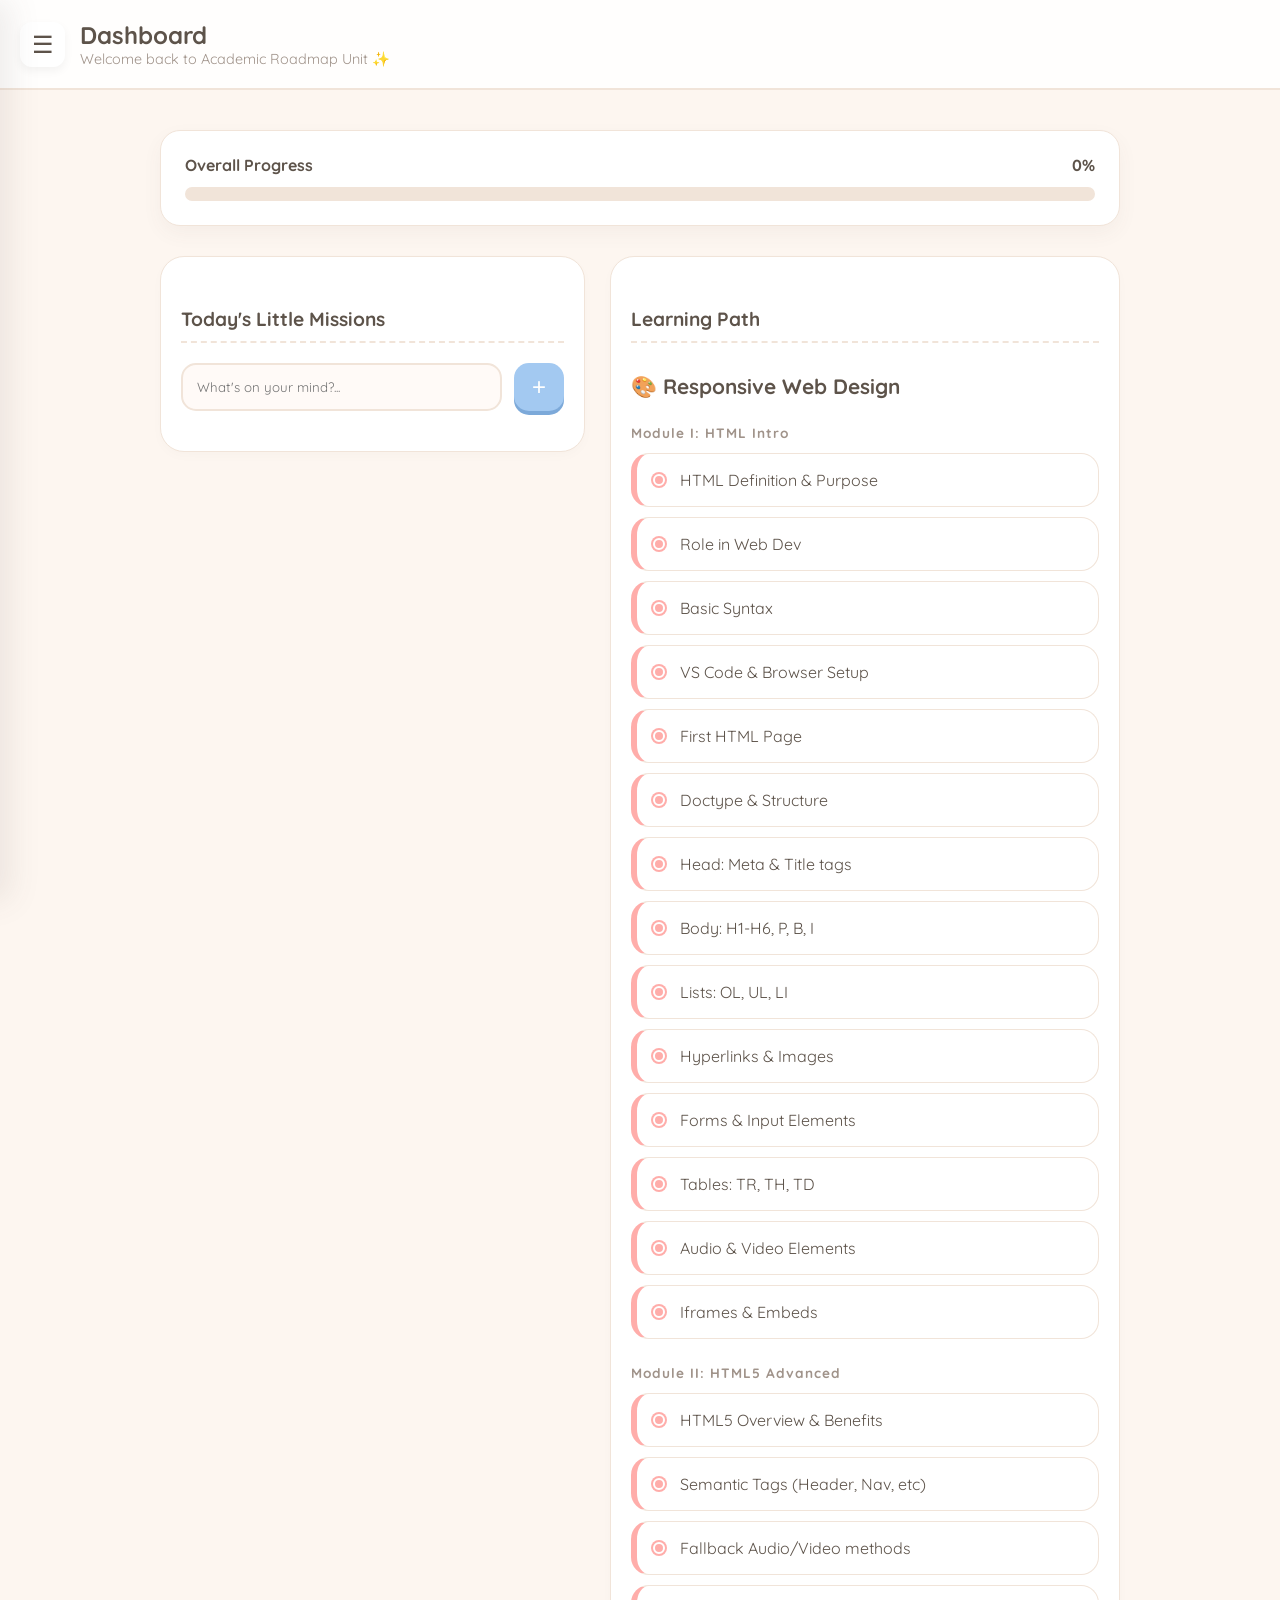
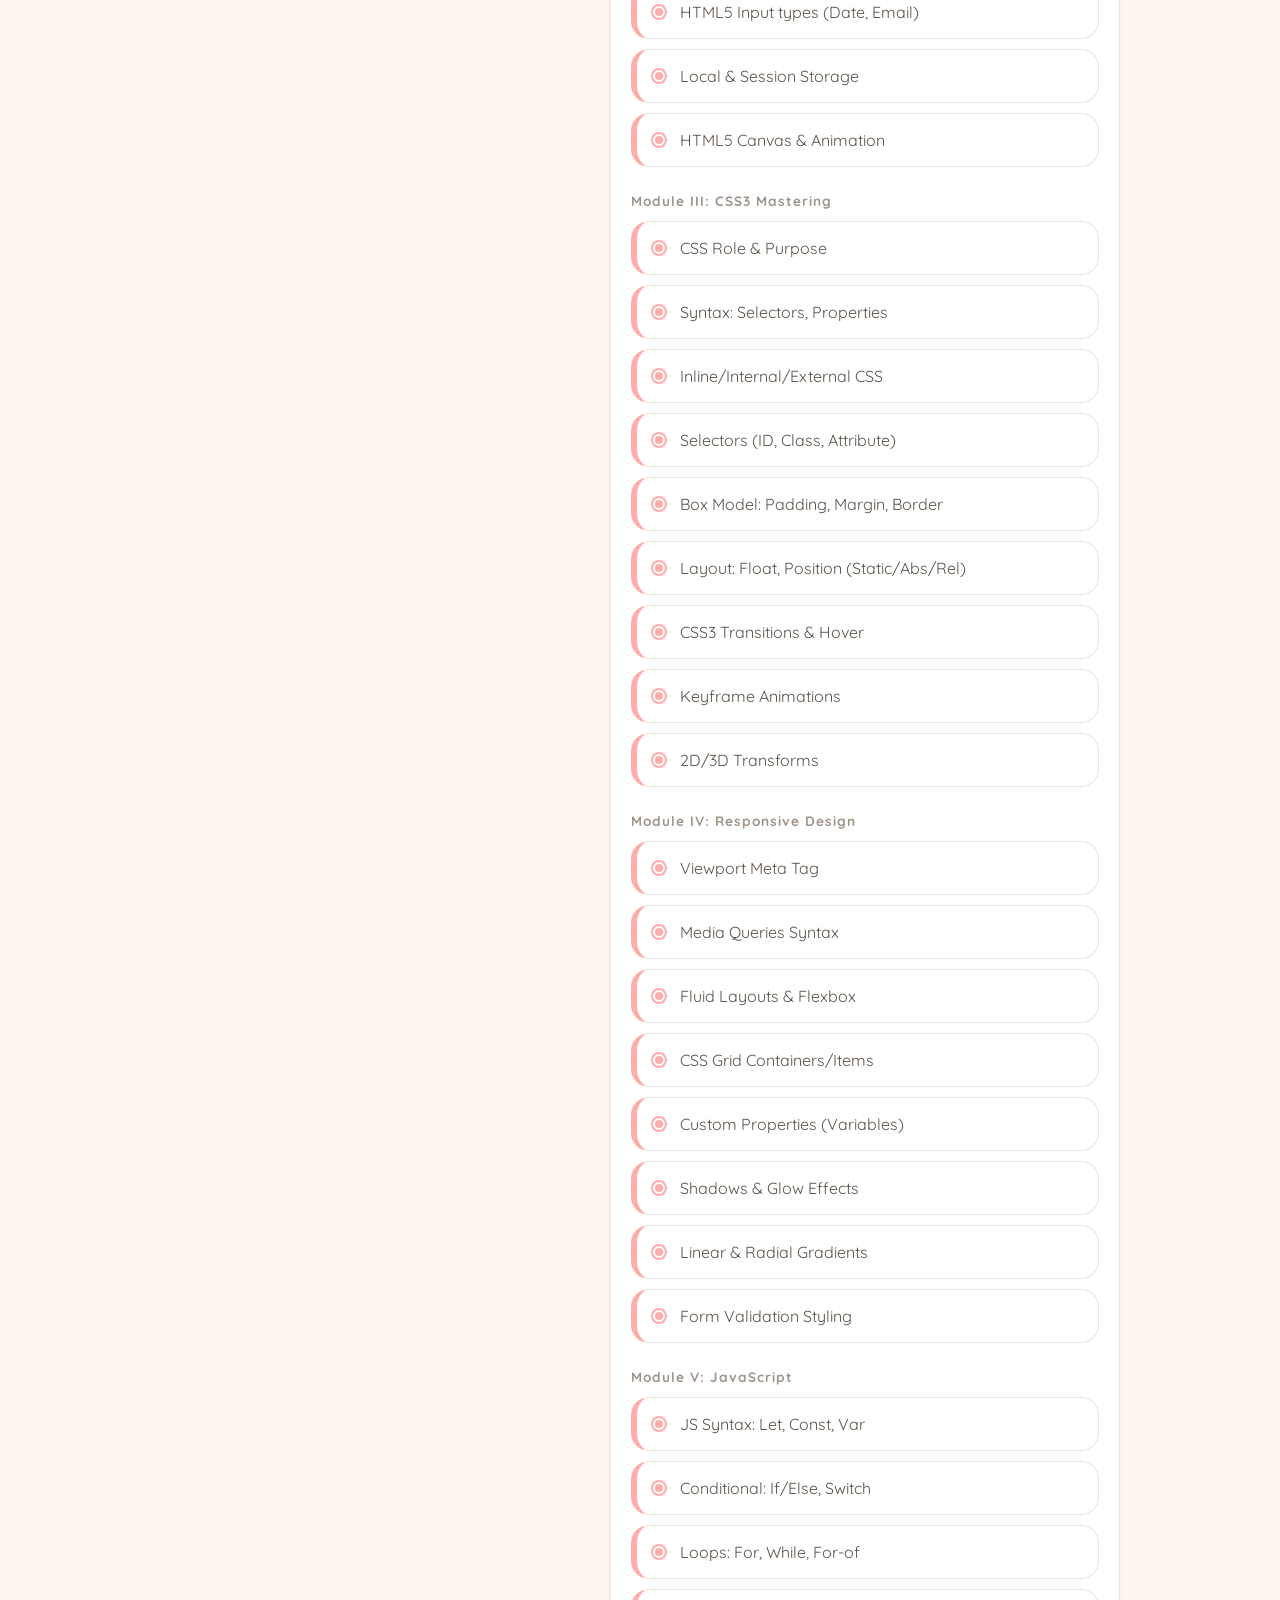
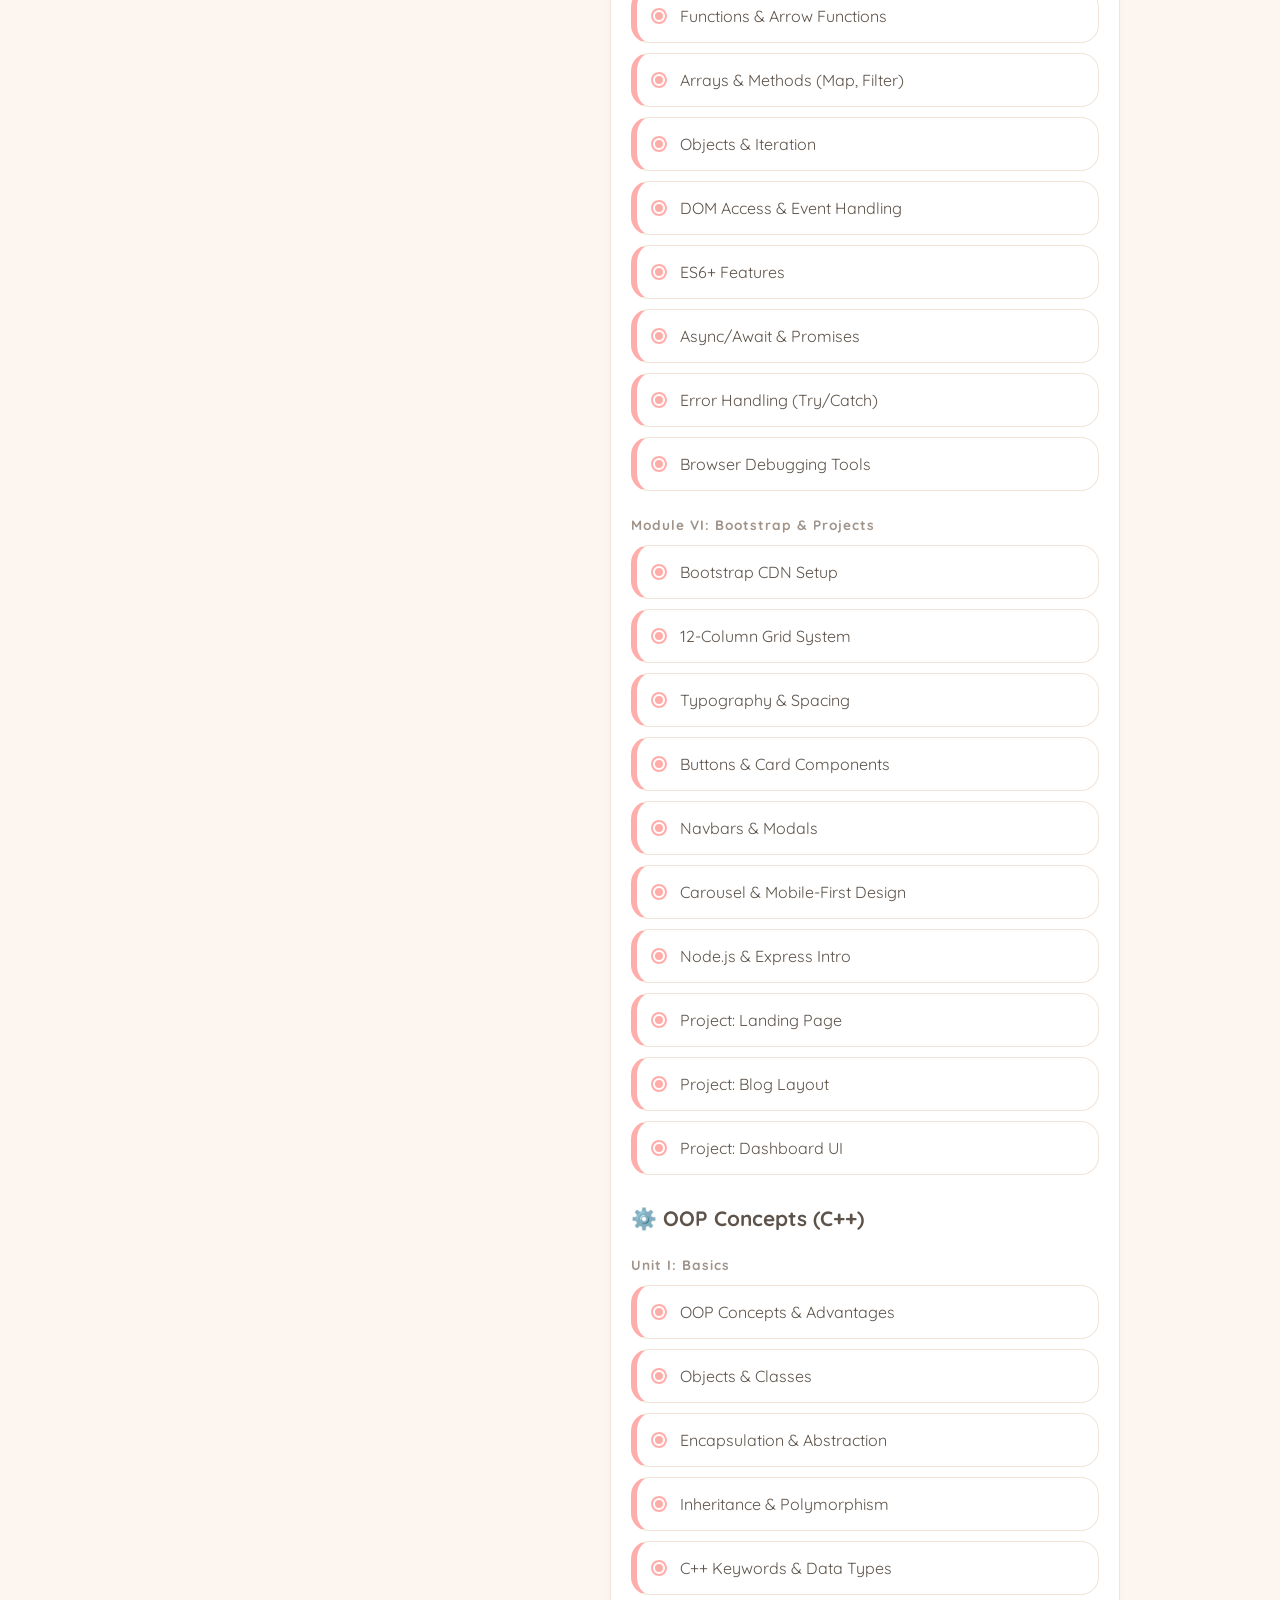
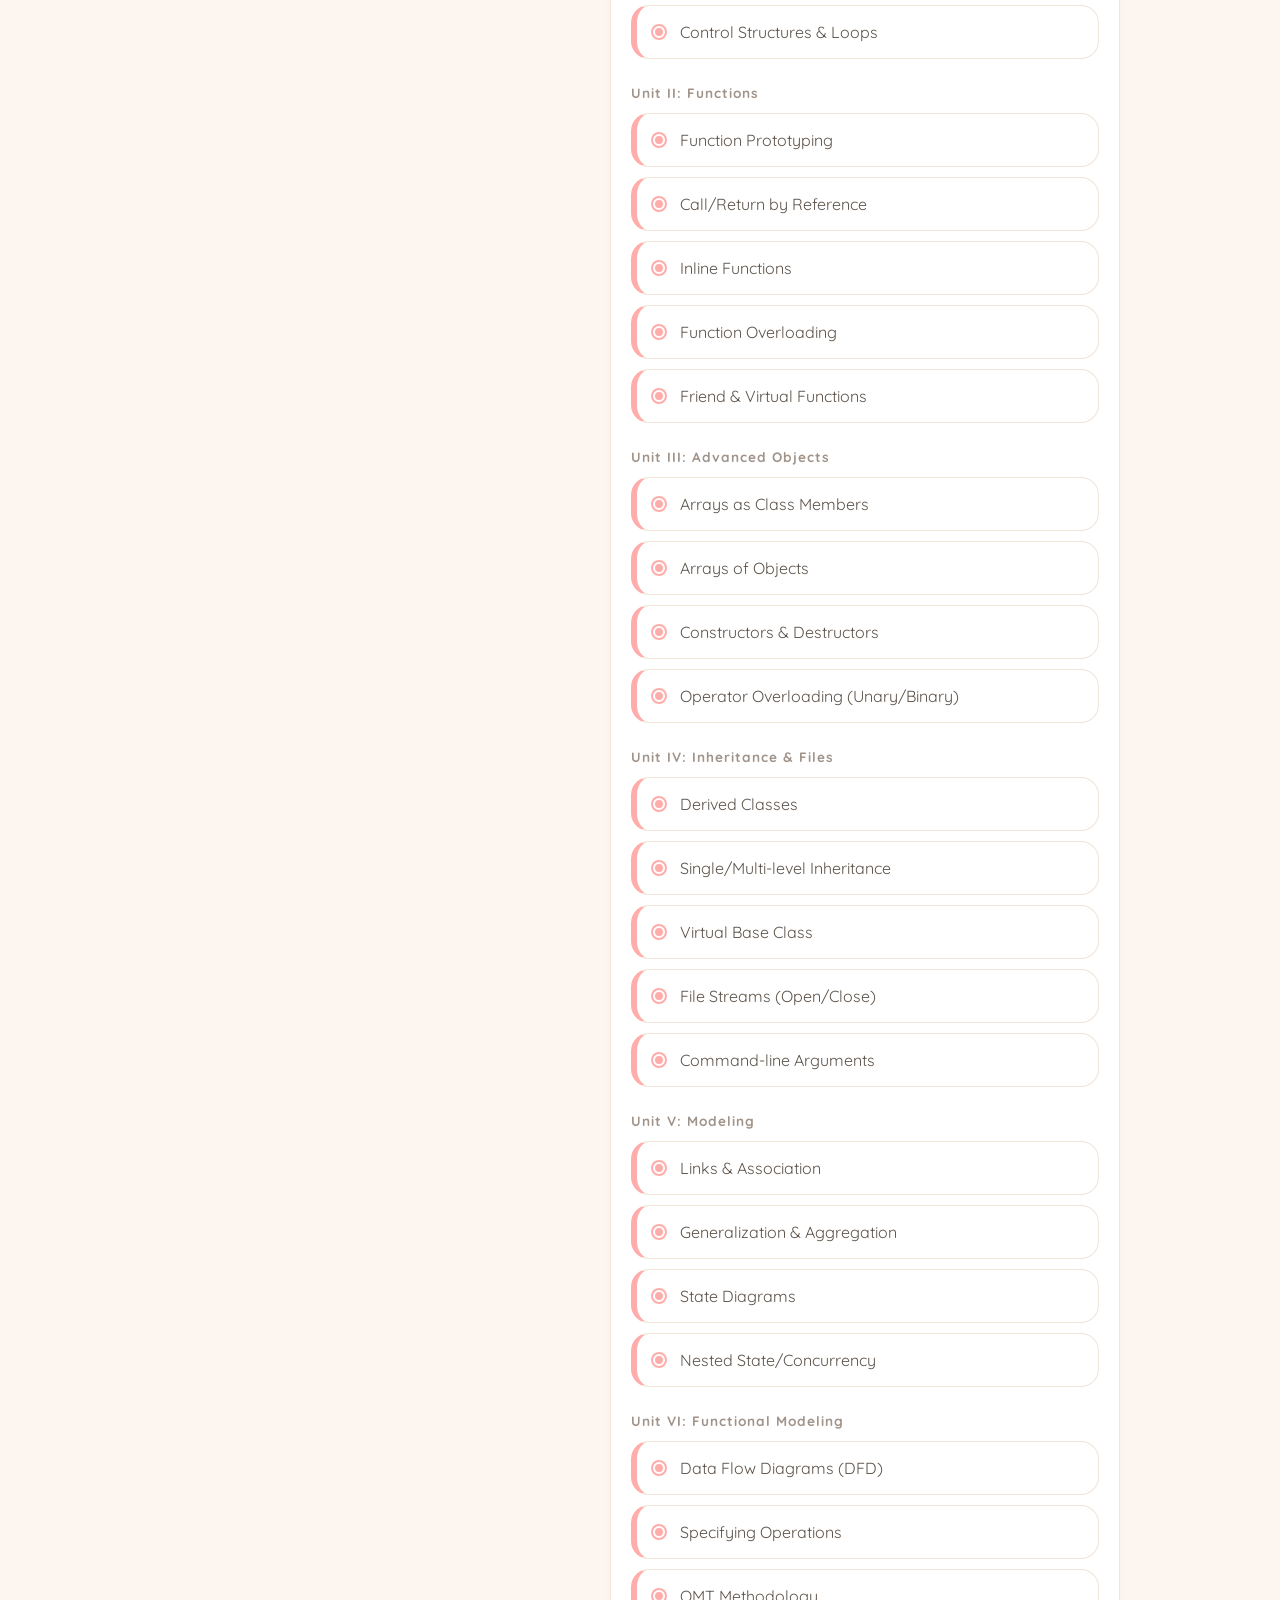
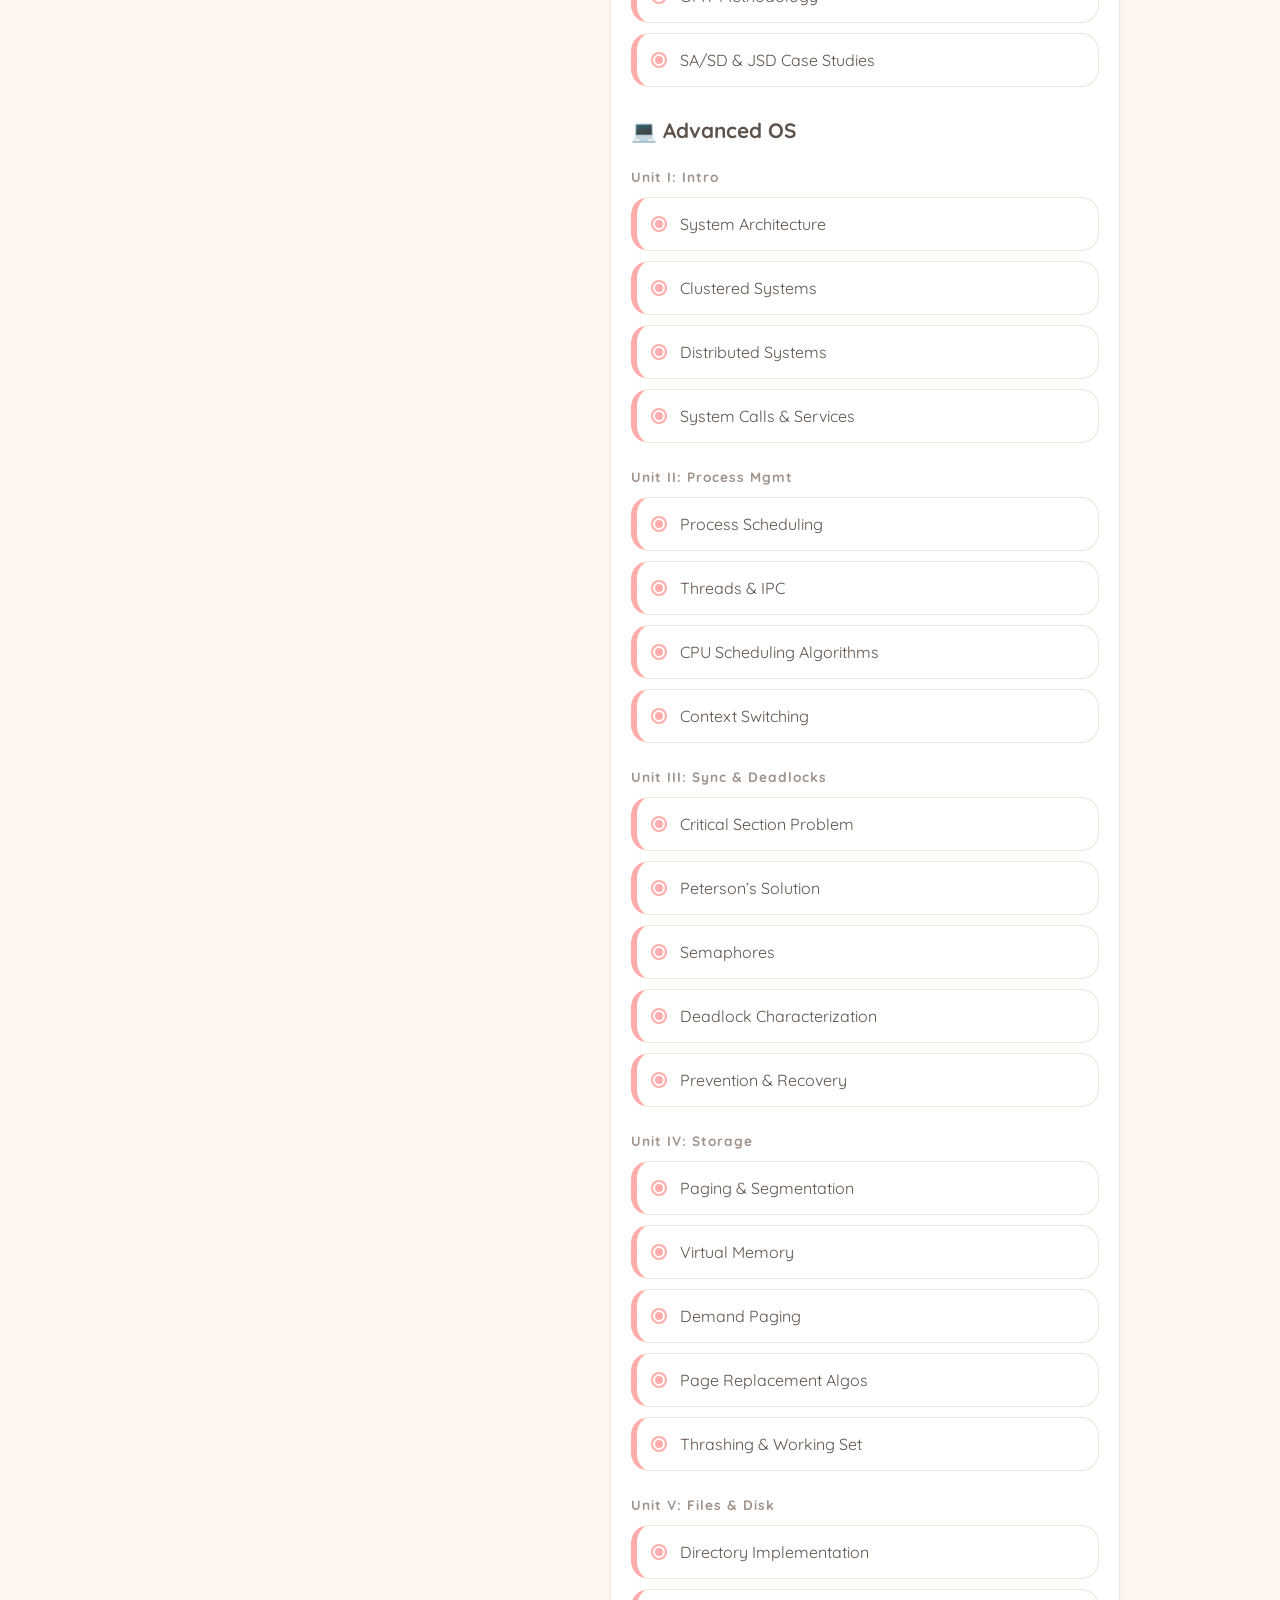
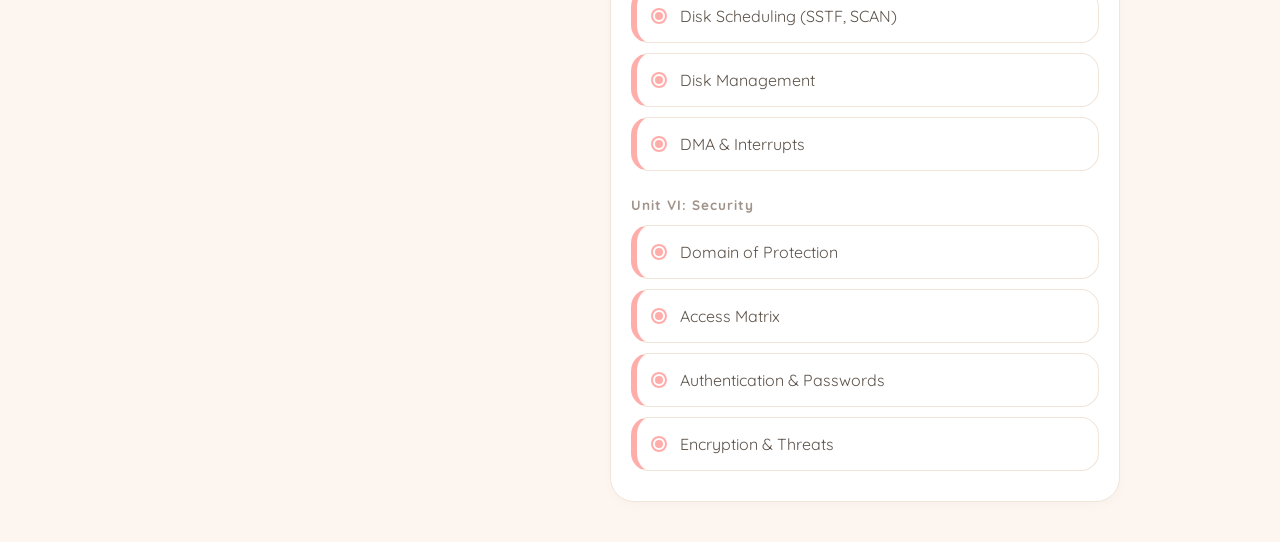
<file: ARU-main/index.html>
<!doctype html>
<html lang="en">
  <head>
    <meta charset="UTF-8" />
    <meta
      name="viewport"
      content="width=device-width, initial-scale=1.0, maximum-scale=1.0, user-scalable=no"
    />
    <link rel="manifest" href="manifest.json" />
    <meta name="theme-color" content="#ffadaa" />
    <title>Cozy Nook | Study Tracker</title>
    <link rel="stylesheet" href="style.css" />
    <link
      href="https://fonts.googleapis.com/css2?family=Quicksand:wght@400;600;700&display=swap"
      rel="stylesheet"
    />
  </head>
  <body>
    <nav id="sidebar">
      <div class="sidebar-header">
        ☁️ Navigator <span class="close-btn" onclick="toggleSidebar()">×</span>
      </div>
      <ul>
        <li><a href="index.html">📚 Syllabus Tracker</a></li>
        <li><a href="projects.html">🚀 Project Manager</a></li>
        <li><a href="internships.html">💼 Internships & Courses</a></li>
        <li><a href="books.html">📖 Book Vault</a></li>
        <li><a href="skills.html">⚡ Skills Matrix</a></li>
        <li><a href="habits.html">🔥 Habit Tracker</a></li>
        <li><a href="lib.html">✨ Library</a></li>
      </ul>
    </nav>

    <div class="main-content">
      <header class="dashboard-header">
        <div class="menu-trigger" onclick="toggleSidebar()">☰</div>
        <div class="welcome-text">
          <h1>Dashboard</h1>
          <p>Welcome back to Academic Roadmap Unit ✨</p>
        </div>
      </header>

      <section class="stat-card">
        <div class="stat-label">
          <span>Overall Progress</span>
          <span id="progress-percent">0%</span>
        </div>
        <div class="progress-bar-container">
          <div id="progress-fill" class="progress-fill"></div>
        </div>
      </section>

      <div class="dashboard-grid">
        <div class="dashboard-section">
          <h2 class="section-title">Today's Little Missions</h2>
          <div class="todo-input-group">
            <input
              type="text"
              id="todo-input"
              placeholder="What's on your mind?..."
            />
            <button id="add-btn"><span>+</span></button>
          </div>
          <div id="daily-list"></div>
        </div>

        <div class="dashboard-section">
          <h2 class="section-title">Learning Path</h2>
          <div id="data-container"></div>
        </div>
      </div>
    </div>
    <script src="app.js"></script>
  </body>
</html>
</file>
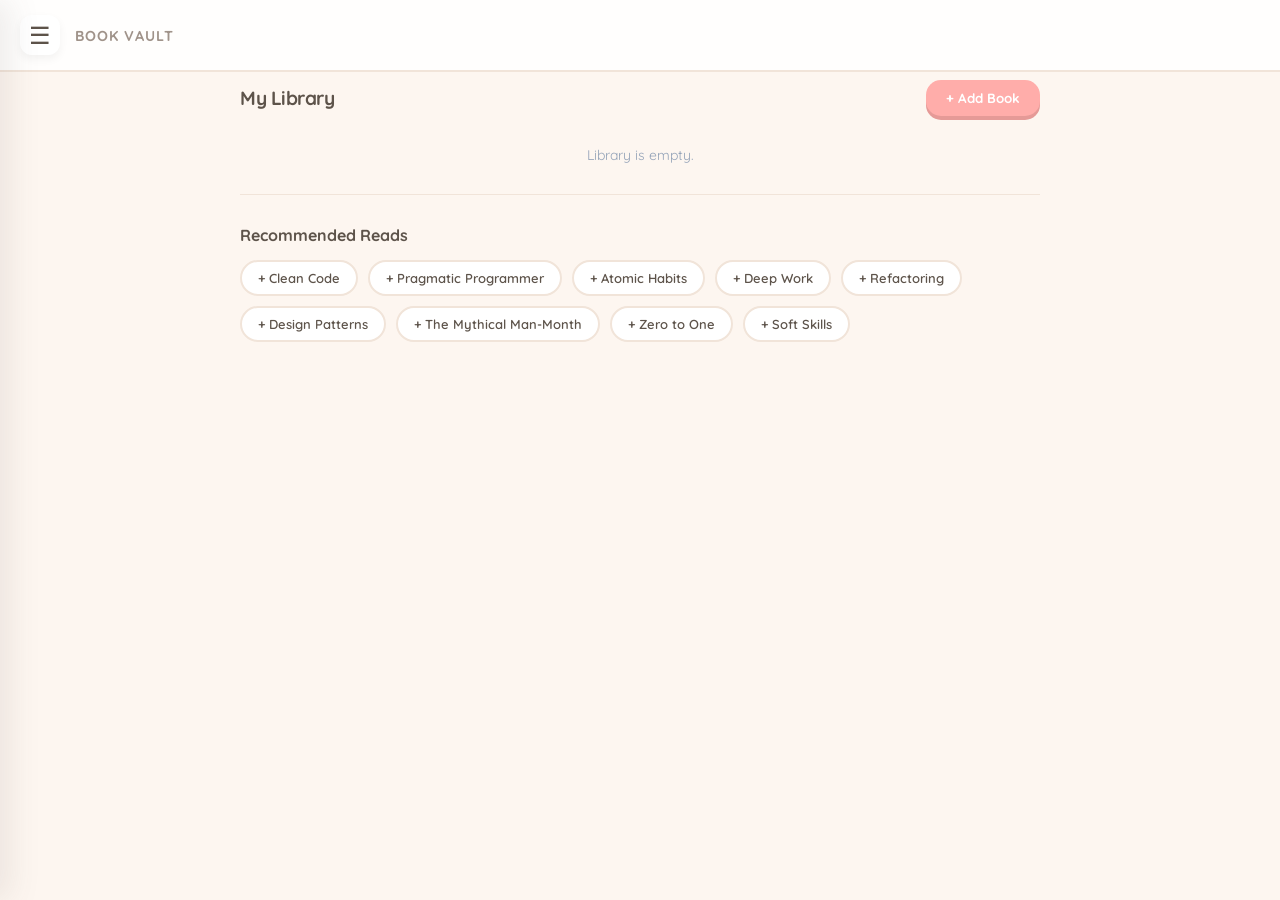
<file: ARU-main/books.html>
<!doctype html>
<html lang="en">
  <head>
    <meta charset="UTF-8" />
    <meta
      name="viewport"
      content="width=device-width, initial-scale=1.0, maximum-scale=1.0, user-scalable=no"
    />
    <link rel="manifest" href="manifest.json" />
    <meta name="theme-color" content="#ffadaa" />
    <title>Aru Book Vault</title>
    <link rel="stylesheet" href="books.css" />
    <link
      href="https://fonts.googleapis.com/css2?family=Quicksand:wght@400;600;700&display=swap"
      rel="stylesheet"
    />
  </head>
  <body>
    <header>
      <div class="menu-trigger" onclick="window.toggleSidebar()">☰</div>
      <div class="header-info"><span id="view-title">BOOK VAULT</span></div>
    </header>

    <nav id="sidebar">
      <div class="sidebar-header">
        NAVIGATOR
        <span class="close-btn" onclick="window.toggleSidebar()">×</span>
      </div>
      <ul>
        <li><a href="index.html">📚 Syllabus Tracker</a></li>
        <li><a href="projects.html">🚀 Project Manager</a></li>
        <li><a href="internships.html">💼 Internships & Courses</a></li>
        <li><a href="books.html">📖 Book Vault</a></li>
        <li><a href="skills.html">⚡ Skills Matrix</a></li>
        <li><a href="habits.html">🔥 Habit Tracker</a></li>
        <li><a href="lib.html">✨ Library</a></li>
      </ul>
    </nav>

    <main id="app-content">
      <div class="list-header">
        <h1 style="margin: 0; font-size: 1.2rem; letter-spacing: -0.5px">
          My Library
        </h1>
        <button class="add-btn" onclick="window.openModal()">+ Add Book</button>
      </div>

      <div id="book-list"></div>

      <hr
        style="border: 0; border-top: 1px solid var(--border); margin: 30px 0"
      />

      <div class="suggestions-section">
        <h2 style="font-size: 1rem; margin-bottom: 10px">Recommended Reads</h2>
        <div id="book-suggestions" class="suggestions-grid"></div>
      </div>
    </main>

    <div id="book-modal" class="modal">
      <div class="modal-content">
        <span class="close-modal" onclick="window.closeModal()">×</span>
        <h2 id="form-title" style="margin-top: 0; font-size: 1.3rem">
          Book Details
        </h2>

        <label class="field-label">Book Title</label>
        <input type="text" id="book-name" placeholder="e.g. Clean Code" />

        <label class="field-label">Author</label>
        <input type="text" id="book-author" placeholder="Robert C. Martin" />

        <label class="field-label">Key Takeaways / Notes</label>
        <textarea
          id="book-notes"
          placeholder="What did you learn?"
          rows="4"
        ></textarea>

        <div style="display: flex; gap: 10px; margin-bottom: 15px">
          <div style="flex: 1">
            <label class="field-label">Rating</label>
            <select id="book-rating">
              <option value="5">⭐⭐⭐⭐⭐</option>
              <option value="4">⭐⭐⭐⭐</option>
              <option value="3">⭐⭐⭐</option>
              <option value="2">⭐⭐</option>
              <option value="1">⭐</option>
            </select>
          </div>
          <div style="flex: 1">
            <label class="field-label">Status</label>
            <select id="book-status">
              <option value="reading">🔵 Reading</option>
              <option value="finished">🟢 Finished</option>
              <option value="wishlist">🟡 Wishlist</option>
            </select>
          </div>
        </div>

        <div style="display: flex; gap: 10px">
          <button
            class="btn-full"
            id="submit-btn"
            onclick="window.handleBookSubmit()"
          >
            Save to Vault
          </button>
          <button
            class="btn-delete-modal"
            id="delete-btn-modal"
            onclick="window.deleteActiveBook()"
          >
            🗑️
          </button>
        </div>
      </div>
    </div>

    <script src="books.js"></script>
  </body>
</html>
</file>
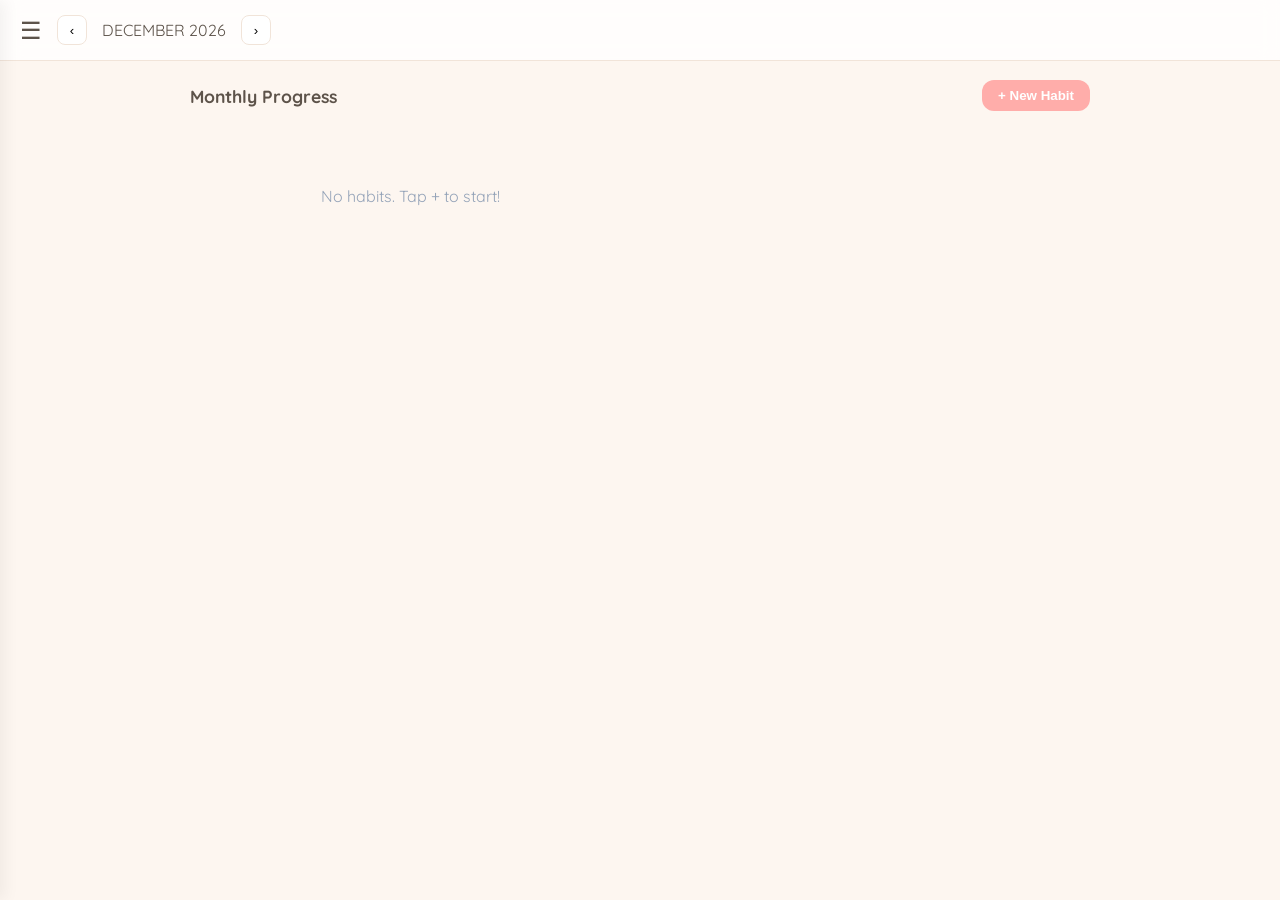
<file: ARU-main/habits.html>
<!doctype html>
<html lang="en">
  <head>
    <meta charset="UTF-8" />
    <meta
      name="viewport"
      content="width=device-width, initial-scale=1.0, maximum-scale=1.0, user-scalable=no"
    />
    <link rel="manifest" href="manifest.json" />
    <meta name="theme-color" content="#ffadaa" />
    <title>Aru Monthly Habits</title>
    <link
      href="https://fonts.googleapis.com/css2?family=Quicksand:wght@400;600;700&display=swap"
      rel="stylesheet"
    />
    <link rel="stylesheet" href="habits.css" />
  </head>
  <body>
    <header>
      <div class="menu-trigger" onclick="window.toggleSidebar()">☰</div>
      <div
        class="header-info"
        style="display: flex; align-items: center; gap: 15px"
      >
        <button class="nav-btn" onclick="window.changeMonth(-1)">‹</button>
        <span id="month-label" style="min-width: 120px; text-align: center"
          >MARCH 2026</span
        >
        <button class="nav-btn" onclick="window.changeMonth(1)">›</button>
      </div>
    </header>

    <nav id="sidebar">
      <div class="sidebar-header">
        NAVIGATOR
        <span class="close-btn" onclick="window.toggleSidebar()">×</span>
      </div>
      <ul>
        <li><a href="index.html">📚 Syllabus Tracker</a></li>
        <li><a href="projects.html">🚀 Project Manager</a></li>
        <li><a href="internships.html">💼 Internships & Courses</a></li>
        <li><a href="books.html">📖 Book Vault</a></li>
        <li><a href="skills.html">⚡ Skills Matrix</a></li>
        <li><a href="habits.html">🔥 Habit Tracker</a></li>
        <li><a href="lib.html">✨ Library</a></li>
      </ul>
    </nav>

    <main id="app-content">
      <div class="list-header">
        <h1 id="calendar-title" style="margin: 0; font-size: 1.1rem">
          Monthly Progress
        </h1>
        <button class="add-btn" onclick="window.openModal()">
          + New Habit
        </button>
      </div>
      <div id="habit-container"></div>
    </main>

    <div id="habit-modal" class="modal">
      <div class="modal-content">
        <span class="close-modal" onclick="window.closeModal()">×</span>
        <h2 id="form-title" style="margin-top: 0; font-size: 1.3rem">
          Habit Settings
        </h2>
        <label class="field-label">Habit Name</label>
        <input
          type="text"
          id="habit-name"
          placeholder="e.g. Deep Work, Gym, No Sugar"
        />

        <div style="display: flex; gap: 10px; margin-top: 20px">
          <button
            class="btn-full"
            id="submit-btn"
            onclick="window.handleHabitSubmit()"
          >
            Save Habit
          </button>
          <button class="btn-delete-modal" onclick="window.deleteActiveHabit()">
            🗑️
          </button>
        </div>
      </div>
    </div>

    <script src="habits.js"></script>
  </body>
</html>
</file>
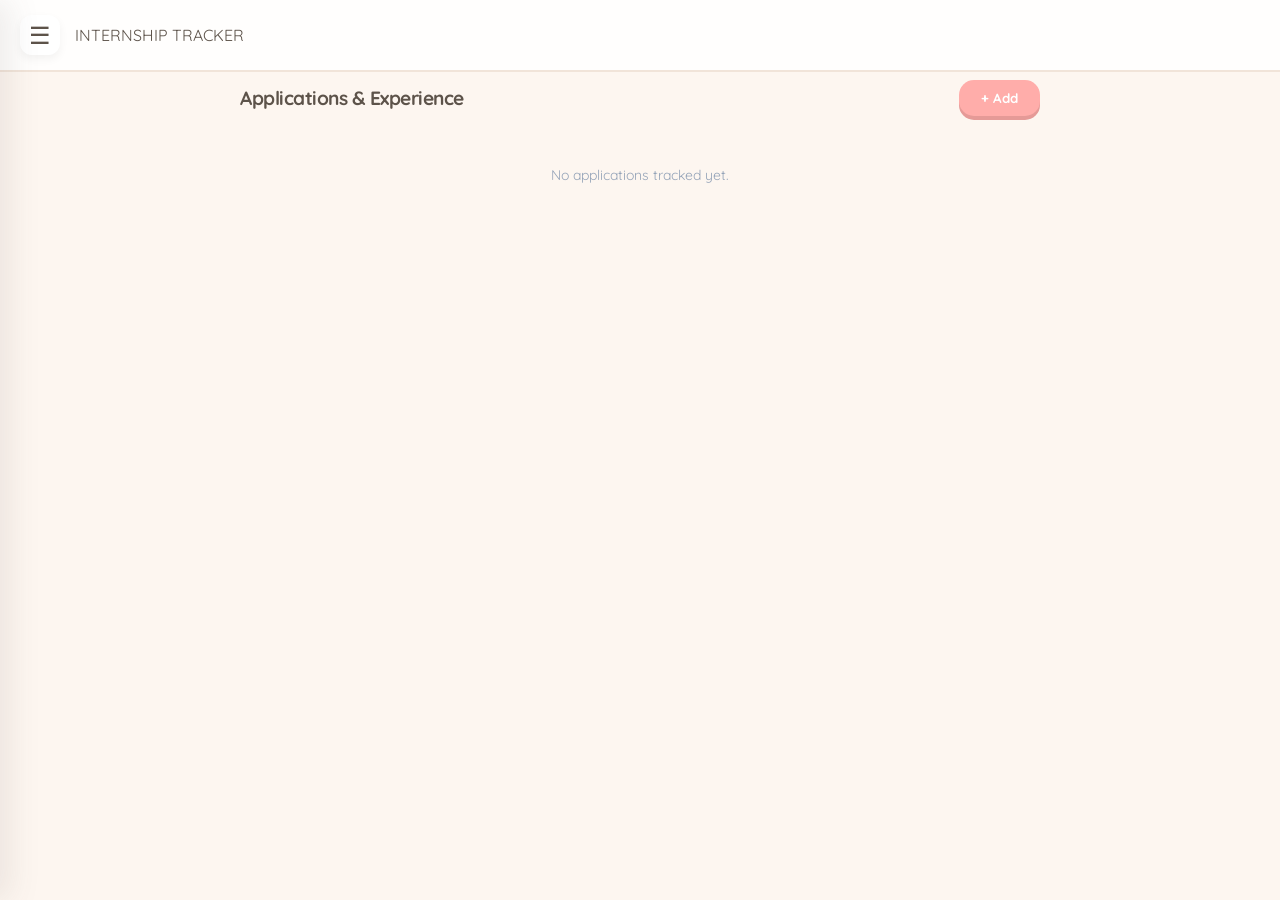
<file: ARU-main/internships.html>
<!doctype html>
<html lang="en">
  <head>
    <meta charset="UTF-8" />
    <meta
      name="viewport"
      content="width=device-width, initial-scale=1.0, maximum-scale=1.0, user-scalable=no"
    />
    <link rel="manifest" href="manifest.json" />
    <meta name="theme-color" content="#ffadaa" />
    <title>Aru Internships</title>
    <link
      href="https://fonts.googleapis.com/css2?family=Quicksand:wght@400;600;700&display=swap"
      rel="stylesheet"
    />
    <link rel="stylesheet" href="internships.css" />
  </head>
  <body>
    <header>
      <div class="menu-trigger" onclick="window.toggleSidebar()">☰</div>
      <div class="header-info">
        <span id="view-title">INTERNSHIP TRACKER</span>
      </div>
    </header>

    <nav id="sidebar">
      <div class="sidebar-header">
        NAVIGATOR
        <span class="close-btn" onclick="window.toggleSidebar()">×</span>
      </div>
      <ul>
        <li><a href="index.html">📚 Syllabus Tracker</a></li>
        <li><a href="projects.html">🚀 Project Manager</a></li>
        <li><a href="internships.html">💼 Internships & Courses</a></li>
        <li><a href="books.html">📖 Book Vault</a></li>
        <li><a href="skills.html">⚡ Skills Matrix</a></li>
        <li><a href="habits.html">🔥 Habit Tracker</a></li>
        <li><a href="lib.html">✨ Library</a></li>
      </ul>
    </nav>

    <main id="app-content">
      <div class="list-header">
        <h1 style="margin: 0; font-size: 1.2rem; letter-spacing: -0.5px">
          Applications & Experience
        </h1>
        <button class="add-btn" onclick="window.openModal()">+ Add</button>
      </div>

      <div id="intern-list"></div>
    </main>

    <div id="intern-modal" class="modal">
      <div class="modal-content">
        <span class="close-modal" onclick="window.closeModal()">×</span>
        <h2 id="form-title" style="margin-top: 0; font-size: 1.3rem">
          Entry Details
        </h2>

        <label class="field-label">Company / Organization</label>
        <input
          type="text"
          id="int-company"
          placeholder="e.g. Google, Startup X"
        />

        <label class="field-label">Role / Position</label>
        <input type="text" id="int-role" placeholder="e.g. Software Intern" />

        <label class="field-label">Notes / Requirements</label>
        <textarea
          id="int-notes"
          placeholder="Tech stack required, interview notes, etc."
          rows="4"
        ></textarea>

        <div style="display: flex; gap: 10px; margin-bottom: 15px">
          <div style="flex: 1">
            <label class="field-label">Date Applied</label>
            <input type="date" id="int-date" />
          </div>
          <div style="flex: 1">
            <label class="field-label">Current Status</label>
            <select id="int-status">
              <option value="applied">🟡 Applied</option>
              <option value="interview">🔵 Interviewing</option>
              <option value="offered">🟢 Offered</option>
              <option value="rejected">🔴 Rejected</option>
            </select>
          </div>
        </div>

        <div style="display: flex; gap: 10px">
          <button
            class="btn-full"
            id="submit-btn"
            onclick="window.handleInternSubmit()"
          >
            Save Entry
          </button>
          <button
            class="btn-delete-modal"
            onclick="window.deleteActiveIntern()"
          >
            🗑️
          </button>
        </div>
      </div>
    </div>

    <script src="internships.js"></script>
  </body>
</html>
</file>
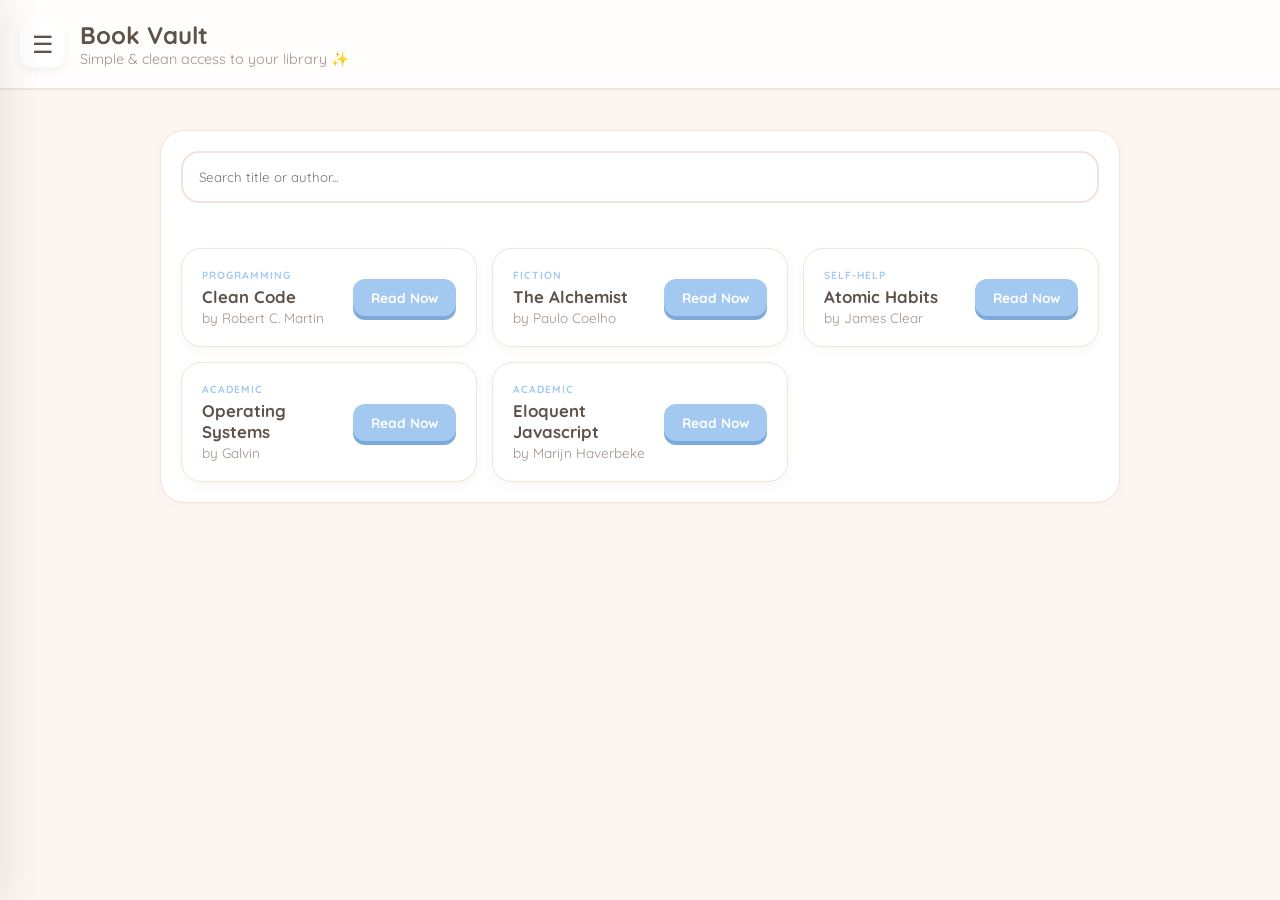
<file: ARU-main/lib.html>
<!doctype html>
<html lang="en">
  <head>
    <meta charset="UTF-8" />
    <meta
      name="viewport"
      content="width=device-width, initial-scale=1.0, maximum-scale=1.0, user-scalable=no"
    />
    <link rel="manifest" href="manifest.json" />
    <meta name="theme-color" content="#ffadaa" />
    <title>Book Vault | ARU</title>
    <link rel="stylesheet" href="style.css" />
    <link
      href="https://fonts.googleapis.com/css2?family=Quicksand:wght@400;600;700&display=swap"
      rel="stylesheet"
    />
    <style>
      .library-grid {
        display: grid;
        grid-template-columns: repeat(auto-fill, minmax(280px, 1fr));
        gap: 15px;
        margin-top: 20px;
      }

      .book-card {
        background: white;
        border-radius: 20px;
        padding: 20px;
        border: 1px solid var(--border);
        box-shadow: 0 4px 12px rgba(93, 83, 74, 0.04);
        display: flex;
        flex-direction: row; /* Horizontal layout for a cleaner look */
        align-items: center;
        justify-content: space-between;
        gap: 15px;
        transition: 0.2s;
      }

      .book-card:hover {
        transform: translateX(5px);
        border-color: var(--status-blue);
      }

      .book-info {
        flex-grow: 1;
      }

      .book-category-tag {
        font-size: 0.65rem;
        text-transform: uppercase;
        letter-spacing: 1px;
        color: var(--status-blue);
        font-weight: 700;
        margin-bottom: 4px;
      }

      .book-title {
        font-weight: 700;
        font-size: 1.05rem;
        color: var(--text-main);
        margin-bottom: 2px;
      }

      .book-author {
        font-size: 0.85rem;
        color: var(--text-muted);
      }

      .read-btn {
        background: var(--status-blue);
        color: white;
        text-decoration: none;
        padding: 10px 18px;
        border-radius: 12px;
        font-size: 0.85rem;
        font-weight: 700;
        white-space: nowrap; /* Keeps button on one line */
        transition: 0.2s;
        box-shadow: 0 4px 0px #7ca9d9;
      }

      .read-btn:active {
        transform: translateY(2px);
        box-shadow: 0 2px 0px #7ca9d9;
      }

      .search-bar {
        width: 100%;
        padding: 16px;
        border-radius: 18px;
        border: 2px solid var(--border);
        font-family: inherit;
        margin-bottom: 25px;
        outline: none;
        background: #fff;
        transition: 0.3s;
      }

      .search-bar:focus {
        border-color: var(--status-blue);
      }

      @media (max-width: 480px) {
        .book-card {
          flex-direction: column;
          align-items: flex-start;
        }
        .read-btn {
          width: 100%;
          text-align: center;
        }
      }
    </style>
  </head>
  <body>
    <nav id="sidebar">
      <div class="sidebar-header">
        ☁️ Navigator <span class="close-btn" onclick="toggleSidebar()">×</span>
      </div>
      <ul>
        <li><a href="index.html">📚 Syllabus Tracker</a></li>
        <li><a href="projects.html">🚀 Project Manager</a></li>
        <li><a href="internships.html">💼 Internships & Courses</a></li>
        <li><a href="books.html">📖 Book Vault</a></li>
        <li><a href="skills.html">⚡ Skills Matrix</a></li>
        <li><a href="habits.html">🔥 Habit Tracker</a></li>
        <li><a href="lib.html">📖 Book Vault</a></li>
      </ul>
    </nav>

    <div class="main-content">
      <header class="dashboard-header">
        <div class="menu-trigger" onclick="toggleSidebar()">☰</div>
        <div class="welcome-text">
          <h1>Book Vault</h1>
          <p>Simple & clean access to your library ✨</p>
        </div>
      </header>

      <section class="dashboard-section">
        <input
          type="text"
          id="book-search"
          class="search-bar"
          placeholder="Search title or author..."
        />
        <div class="library-grid" id="library-grid"></div>
      </section>
    </div>

    <script src="lib.js"></script>
    <script>
      function toggleSidebar() {
        document.getElementById("sidebar").classList.toggle("open");
      }
      document.addEventListener("click", function (event) {
        const sidebar = document.getElementById("sidebar");
        const menuTrigger = document.querySelector(".menu-trigger");
        if (
          sidebar.classList.contains("open") &&
          !sidebar.contains(event.target) &&
          !menuTrigger.contains(event.target)
        ) {
          toggleSidebar();
        }
      });
    </script>
  </body>
</html>
</file>
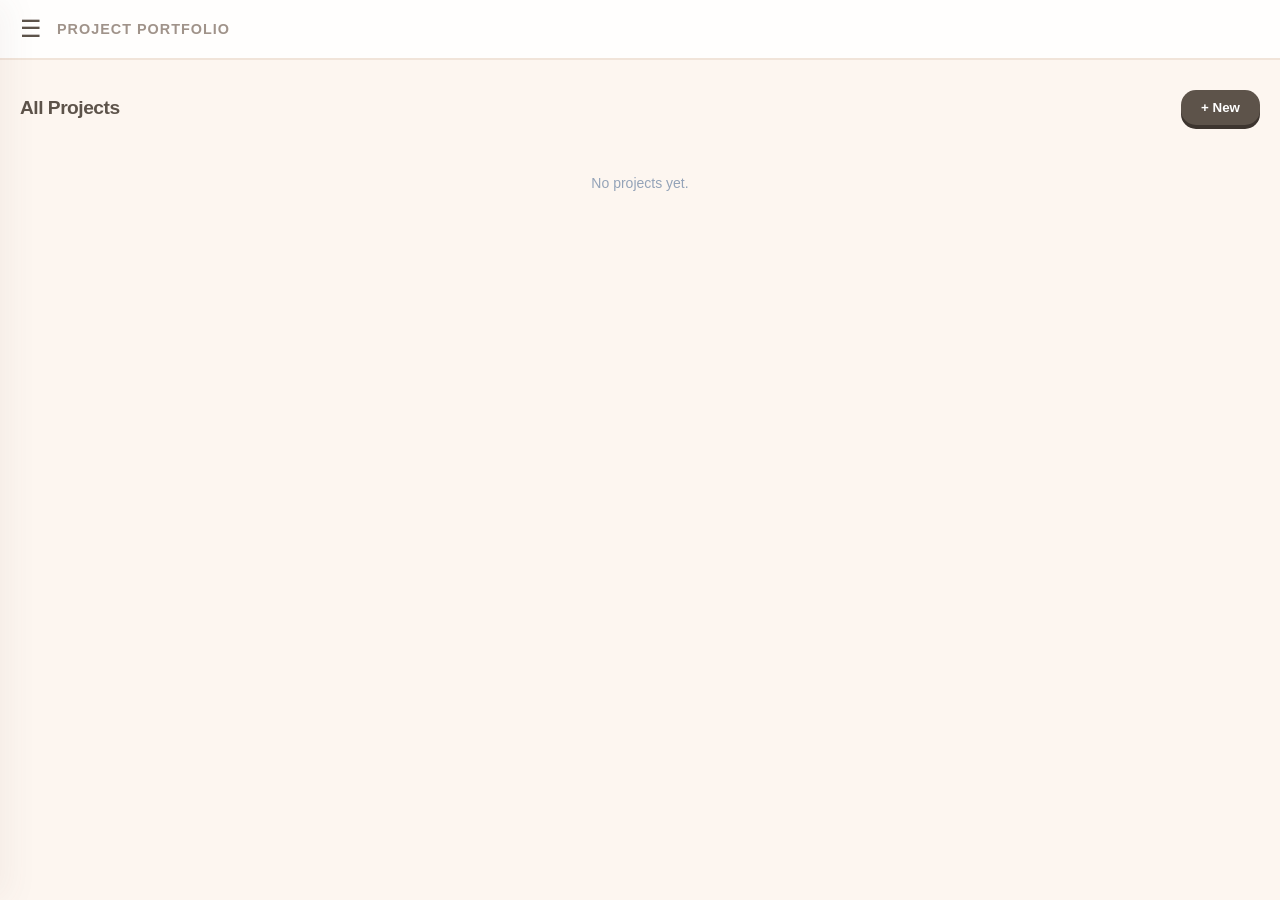
<file: ARU-main/projects.html>
<!doctype html>
<html lang="en">
  <head>
    <meta charset="UTF-8" />
    <meta
      name="viewport"
      content="width=device-width, initial-scale=1.0, maximum-scale=1.0, user-scalable=no"
    />
    <link rel="manifest" href="manifest.json" />
    <meta name="theme-color" content="#ffadaa" />
    <title>Aru Projects</title>
    <link rel="stylesheet" href="projects-style.css" />
  </head>
  <body>
    <header>
      <div class="menu-trigger" onclick="window.toggleSidebar()">☰</div>
      <div class="header-info">
        <span id="view-title">PROJECT PORTFOLIO</span>
      </div>
    </header>

    <nav id="sidebar">
      <div class="sidebar-header">
        NAVIGATOR
        <span class="close-btn" onclick="window.toggleSidebar()">×</span>
      </div>
      <ul>
        <li><a href="index.html">📚 Syllabus Tracker</a></li>
        <li><a href="projects.html">🚀 Project Manager</a></li>
        <li><a href="internships.html">💼 Internships & Courses</a></li>
        <li><a href="books.html">📖 Book Vault</a></li>
        <li><a href="skills.html">⚡ Skills Matrix</a></li>
        <li><a href="habits.html">🔥 Habit Tracker</a></li>
        <li><a href="lib.html">✨ Library</a></li>
      </ul>
    </nav>

    <main id="app-content">
      <div class="list-header">
        <h1 style="margin: 0; font-size: 1.2rem; letter-spacing: -0.5px">
          All Projects
        </h1>
        <button class="add-btn" onclick="window.openModal()">+ New</button>
      </div>

      <div id="project-list"></div>
    </main>

    <div id="project-modal" class="modal">
      <div class="modal-content">
        <span class="close-modal" onclick="window.closeModal()">×</span>
        <h2 id="form-title" style="margin-top: 0; font-size: 1.3rem">
          Project Details
        </h2>

        <label class="field-label">Project Title</label>
        <input
          type="text"
          id="proj-title"
          placeholder="e.g. Portfolio Website"
        />

        <label class="field-label">Technologies</label>
        <input type="text" id="proj-tech" placeholder="React, Node.js, etc." />

        <label class="field-label">Objectives</label>
        <textarea
          id="proj-todos"
          placeholder="What needs to be done?"
          rows="5"
        ></textarea>

        <div style="display: flex; gap: 10px; margin-bottom: 15px">
          <div style="flex: 1">
            <label class="field-label">Start Date</label>
            <input type="date" id="proj-start" />
          </div>
          <div style="flex: 1">
            <label class="field-label">End Date</label>
            <input type="date" id="proj-end" />
          </div>
        </div>

        <label class="field-label">Current Status</label>
        <select id="proj-status">
          <option value="not-started">🔴 Not Started</option>
          <option value="ongoing">🔵 Ongoing</option>
          <option value="completed">🟢 Completed</option>
        </select>

        <div style="display: flex; gap: 10px">
          <button
            class="btn-full"
            id="submit-btn"
            onclick="window.handleProjectSubmit()"
          >
            Save Changes
          </button>
          <button
            class="btn-delete-modal"
            id="delete-btn-modal"
            onclick="window.deleteActiveProject()"
          >
            🗑️
          </button>
        </div>
      </div>
    </div>

    <script src="projects.js"></script>
  </body>
</html>
</file>
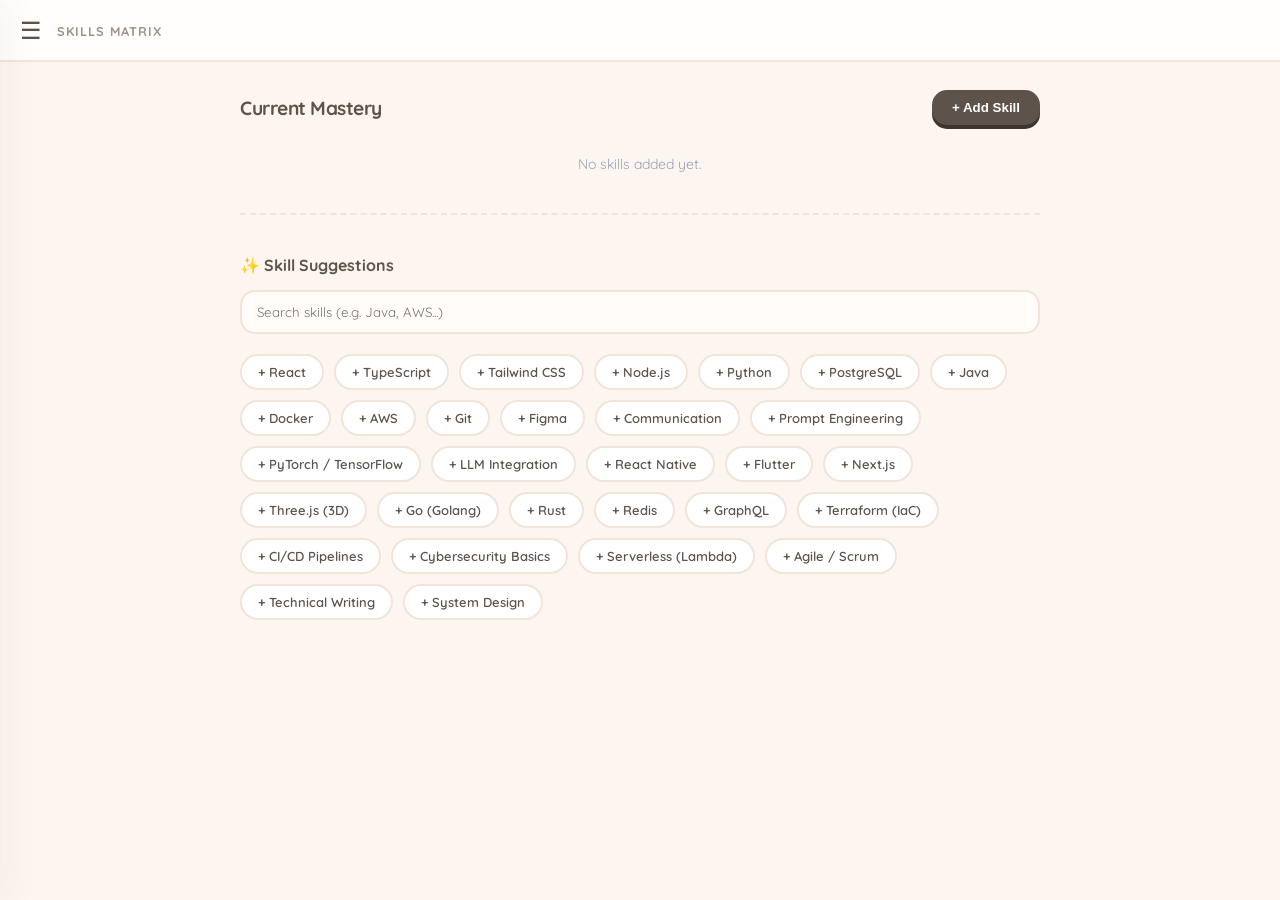
<file: ARU-main/skills.html>
<!doctype html>
<html lang="en">
  <head>
    <meta charset="UTF-8" />
    <meta
      name="viewport"
      content="width=device-width, initial-scale=1.0, maximum-scale=1.0, user-scalable=no"
    />
    <link rel="manifest" href="manifest.json" />
    <meta name="theme-color" content="#ffadaa" />
    <title>Aru Skills Matrix</title>
    <link
      href="https://fonts.googleapis.com/css2?family=Quicksand:wght@400;600;700&display=swap"
      rel="stylesheet"
    />
    <link rel="stylesheet" href="skills.css" />
  </head>
  <body>
    <header>
      <div class="menu-trigger" onclick="window.toggleSidebar()">☰</div>
      <div class="header-info"><span id="view-title">SKILLS MATRIX</span></div>
    </header>

    <nav id="sidebar">
      <div class="sidebar-header">
        ☁️ Navigator
        <span class="close-btn" onclick="window.toggleSidebar()">×</span>
      </div>
      <ul>
        <li><a href="index.html">📚 Syllabus Tracker</a></li>
        <li><a href="projects.html">🚀 Project Manager</a></li>
        <li><a href="internships.html">💼 Internships & Courses</a></li>
        <li><a href="books.html">📖 Book Vault</a></li>
        <li><a href="skills.html">⚡ Skills Matrix</a></li>
        <li><a href="habits.html">🔥 Habit Tracker</a></li>
        <li><a href="lib.html">✨ Library</a></li>
      </ul>
    </nav>

    <main id="app-content">
      <div class="list-header">
        <h1 style="margin: 0; font-size: 1.2rem; letter-spacing: -0.5px">
          Current Mastery
        </h1>
        <button class="add-btn" onclick="window.openModal()">
          + Add Skill
        </button>
      </div>

      <div id="skills-container"></div>

      <hr
        style="border: 0; border-top: 2px dashed var(--border); margin: 40px 0"
      />

      <div class="suggestions-section">
        <h2
          style="font-size: 1rem; margin-bottom: 15px; color: var(--text-main)"
        >
          ✨ Skill Suggestions
        </h2>
        <input
          type="text"
          id="suggestion-search"
          placeholder="Search skills (e.g. Java, AWS...)"
          style="margin-bottom: 20px"
          oninput="window.renderSkills()"
        />
        <div id="skill-suggestions" class="suggestions-grid"></div>
      </div>
    </main>

    <div id="skills-modal" class="modal">
      <div class="modal-content">
        <span class="close-modal" onclick="window.closeModal()">×</span>
        <h2 id="form-title" style="margin-top: 0; font-size: 1.3rem">
          Skill Level
        </h2>

        <label class="field-label">Skill Name</label>
        <input
          type="text"
          id="skill-name"
          placeholder="e.g. Python, AWS, UI Design"
        />

        <label class="field-label">Mastery Level (0 - 100%)</label>
        <input
          type="number"
          id="skill-level"
          placeholder="85"
          min="0"
          max="100"
        />

        <label class="field-label">Category</label>
        <select id="skill-cat">
          <option value="frontend">🎨 Frontend</option>
          <option value="backend">⚙️ Backend</option>
          <option value="devops">☁️ Cloud / DevOps</option>
          <option value="soft">💡 Soft Skills</option>
        </select>

        <div style="display: flex; gap: 10px; margin-top: 20px">
          <button
            class="btn-full"
            id="submit-btn"
            onclick="window.handleSkillSubmit()"
          >
            Sync Matrix
          </button>
          <button class="btn-delete-modal" onclick="window.deleteActiveSkill()">
            🗑️
          </button>
        </div>
      </div>
    </div>

    <script src="skills.js"></script>
  </body>
</html>
</file>
<file: ARU-main/style.css>
:root {
  --bg-app: #fdf6f0; /* Soft Cream */
  --bg-card: #ffffff;
  --text-main: #5d534a; /* Warm Coffee Brown */
  --text-muted: #a0938a;
  --border: #f1e4d9;
  --status-red: #ffadaa; /* Pastel Rose */
  --status-blue: #a3c9f1; /* Pastel Sky */
  --status-green: #a8dadc; /* Pastel Mint */
  --accent: #faedcd; /* Soft Butter */
}

* {
  box-sizing: border-box;
  -webkit-tap-highlight-color: transparent;
}

body {
  background-color: var(--bg-app);
  color: var(--text-main);
  font-family: "Quicksand", sans-serif; /* Round and friendly font */
  margin: 0;
  padding: 20px;
  padding-top: 110px;
  min-height: 100vh;
  overflow-y: auto;
}

header {
  position: fixed;
  top: 0;
  left: 0;
  right: 0;
  background: rgba(255, 255, 255, 0.85);
  backdrop-filter: blur(8px);
  padding: 20px;
  border-bottom: 2px solid var(--border);
  z-index: 1000;
  display: flex;
  align-items: center;
}

.welcome-text h1 {
  font-size: 1.5rem;
  margin: 0;
  color: #5d534a;
}

.welcome-text p {
  font-size: 0.9rem;
  margin: 0;
  color: var(--text-muted);
}

/* Stat Cards */
.stat-card {
  background: white;
  padding: 24px;
  border-radius: 20px; /* Super rounded corners */
  box-shadow: 0 8px 20px rgba(93, 83, 74, 0.05);
  margin-bottom: 30px;
  border: 1px solid var(--border);
}

.stat-label {
  display: flex;
  justify-content: space-between;
  margin-bottom: 12px;
  font-weight: 700;
  color: #5d534a;
}

.progress-bar-container {
  width: 100%;
  height: 14px;
  background-color: #f1e4d9;
  border-radius: 20px;
  overflow: hidden;
}

.progress-fill {
  height: 100%;
  width: 0%;
  background: linear-gradient(90deg, #a8dadc, #457b9d);
  transition: width 0.8s cubic-bezier(0.34, 1.56, 0.64, 1); /* Bouncy animation */
  border-radius: 20px;
}

/* Daily Mission Section */
.dashboard-section {
  background: #fff;
  padding: 20px;
  border-radius: 24px;
  border: 1px solid var(--border);
  box-shadow: 0 4px 12px rgba(0, 0, 0, 0.02);
}

.section-title {
  font-size: 1.2rem;
  color: #5d534a;
  margin-bottom: 20px;
  padding-bottom: 10px;
  border-bottom: 2px dashed var(--border);
}

.todo-input-group {
  display: flex;
  gap: 12px;
  margin-bottom: 20px;
}

#todo-input {
  flex-grow: 1;
  padding: 14px;
  border: 2px solid var(--border);
  border-radius: 15px;
  outline: none;
  font-family: inherit;
  background: #fffaf7;
  transition: border-color 0.3s;
}

#todo-input:focus {
  border-color: var(--status-blue);
}

#add-btn {
  background: var(--status-blue);
  color: white;
  border: none;
  width: 50px;
  border-radius: 15px;
  font-size: 24px;
  cursor: pointer;
  box-shadow: 0 4px 0px #7ca9d9;
  transition: 0.1s;
}

#add-btn:active {
  transform: translateY(3px);
  box-shadow: 0 1px 0px #7ca9d9;
}

.daily-item {
  display: flex;
  align-items: center;
  padding: 12px;
  background: #fdfdfd;
  border-radius: 12px;
  margin-bottom: 8px;
  border: 1px solid #fcf2ea;
}

.task-text {
  flex-grow: 1;
  font-size: 15px;
  cursor: pointer;
}

.daily-item.done {
  opacity: 0.6;
  background: #f1f1f1;
}

.daily-item.done .task-text {
  text-decoration: line-through;
}

.delete-btn {
  color: var(--status-red);
  background: none;
  border: none;
  font-size: 22px;
  cursor: pointer;
  opacity: 0.5;
  transition: 0.3s;
}

.delete-btn:hover {
  opacity: 1;
}

/* Syllabus Rows */
h2 {
  font-size: 1.3rem;
  margin: 30px 0 15px;
}
h3 {
  font-size: 0.85rem;
  color: var(--text-muted);
  letter-spacing: 1px;
  margin: 25px 0 12px;
}

.topic-row {
  display: flex;
  align-items: center;
  padding: 16px;
  background: white;
  border: 1px solid var(--border);
  border-radius: 18px;
  margin-bottom: 10px;
  cursor: pointer;
  transition: all 0.2s ease;
}

.topic-row:hover {
  transform: scale(1.02);
}

.status-dot {
  width: 12px;
  height: 12px;
  border-radius: 50%;
  margin-right: 15px;
  border: 2px solid #fff;
  box-shadow: 0 0 0 2px #eee;
}

.topic-row.not-started {
  border-left: 6px solid var(--status-red);
}
.topic-row.not-started .status-dot {
  background: var(--status-red);
  box-shadow: 0 0 0 2px var(--status-red);
}

.topic-row.learning {
  border-left: 6px solid var(--status-blue);
  background: #f0f7ff;
}
.topic-row.learning .status-dot {
  background: var(--status-blue);
  box-shadow: 0 0 0 2px var(--status-blue);
}

.topic-row.completed {
  border-left: 6px solid var(--status-green);
  background: #f0fdf4;
}
.topic-row.completed .status-dot {
  background: var(--status-green);
  box-shadow: 0 0 0 2px var(--status-green);
}
.topic-row.completed span {
  text-decoration: line-through;
  opacity: 0.5;
}

/* Sidebar */
#sidebar {
  position: fixed;
  top: 0;
  left: -280px;
  width: 280px;
  height: 100%;
  background: #fffcf9;
  z-index: 2000;
  transition: 0.4s cubic-bezier(0.175, 0.885, 0.32, 1.275);
  box-shadow: 10px 0 30px rgba(93, 83, 74, 0.1);
  padding: 30px 20px;
}

#sidebar.open {
  left: 0;
}

.sidebar-header {
  font-weight: 700;
  font-size: 1.2rem;
  color: #5d534a;
  display: flex;
  justify-content: space-between;
  align-items: center;
}

#sidebar ul {
  list-style: none;
  padding: 0;
  margin-top: 40px;
}
#sidebar li {
  margin-bottom: 10px;
}
#sidebar li a {
  display: block;
  padding: 15px;
  text-decoration: none;
  font-weight: 600;
  color: var(--text-main);
  border-radius: 12px;
  transition: 0.3s;
}

#sidebar li a:hover {
  background: var(--accent);
  padding-left: 20px;
}

.menu-trigger {
  font-size: 24px;
  cursor: pointer;
  margin-right: 15px;
  background: #fff;
  width: 45px;
  height: 45px;
  display: flex;
  align-items: center;
  justify-content: center;
  border-radius: 12px;
  box-shadow: 0 4px 10px rgba(0, 0, 0, 0.05);
}

/* Grid Layout */
.main-content {
  padding: 20px;
  max-width: 1000px;
  margin: 0 auto;
}

.dashboard-grid {
  display: grid;
  gap: 25px;
}

@media (min-width: 768px) {
  .dashboard-grid {
    grid-template-columns: 1fr 1.2fr;
    align-items: start;
  }
}
</file>
<file: ARU-main/books.css>
:root {
  --bg-app: #fdf6f0; /* Soft Cream */
  --bg-card: #ffffff;
  --text-main: #5d534a; /* Warm Coffee Brown */
  --text-muted: #a0938a;
  --border: #f1e4d9;
  --status-reading: #a3c9f1; /* Pastel Blue */
  --status-finished: #a8dadc; /* Pastel Mint */
  --status-wishlist: #faedcd; /* Soft Butter */
  --accent: #ffadaa; /* Pastel Rose */
}

* {
  box-sizing: border-box;
  font-family: "Quicksand", "Segoe UI", sans-serif;
}

body {
  background-color: var(--bg-app);
  color: var(--text-main);
  margin: 0;
  padding: 80px 20px 20px;
  min-height: 100vh;
}

/* Header & Sidebar - Matching the Home Dashboard */
header {
  position: fixed;
  top: 0;
  left: 0;
  right: 0;
  background: rgba(255, 255, 255, 0.85);
  backdrop-filter: blur(10px);
  padding: 15px 20px;
  border-bottom: 2px solid var(--border);
  z-index: 1000;
  display: flex;
  align-items: center;
}

.menu-trigger {
  font-size: 24px;
  cursor: pointer;
  margin-right: 15px;
  background: #fff;
  width: 40px;
  height: 40px;
  display: flex;
  align-items: center;
  justify-content: center;
  border-radius: 12px;
  box-shadow: 0 4px 10px rgba(0, 0, 0, 0.05);
}

#view-title {
  font-weight: 700;
  letter-spacing: 1px;
  font-size: 0.9rem;
  color: var(--text-muted);
}

/* Sidebar Styling */
#sidebar {
  position: fixed;
  top: 0;
  left: -280px;
  width: 280px;
  height: 100%;
  background: #fffcf9;
  z-index: 2000;
  transition: 0.4s cubic-bezier(0.175, 0.885, 0.32, 1.275);
  box-shadow: 10px 0 30px rgba(93, 83, 74, 0.1);
  padding: 30px 20px;
}
#sidebar.open {
  left: 0;
}
#sidebar ul {
  list-style: none;
  padding: 0;
  margin-top: 40px;
}
#sidebar li a {
  display: block;
  padding: 15px;
  text-decoration: none;
  font-weight: 600;
  color: var(--text-main);
  border-radius: 12px;
  margin-bottom: 5px;
}
#sidebar li a:hover {
  background: var(--status-wishlist);
}

/* Main Content Area */
#app-content {
  max-width: 800px;
  margin: 0 auto;
}

.list-header {
  display: flex;
  justify-content: space-between;
  align-items: center;
  margin-bottom: 25px;
}

.add-btn {
  background: var(--accent);
  color: white;
  border: none;
  padding: 10px 20px;
  border-radius: 15px;
  font-weight: 700;
  cursor: pointer;
  box-shadow: 0 4px 0px #e59a97;
  transition: 0.1s;
}
.add-btn:active {
  transform: translateY(3px);
  box-shadow: 0 1px 0px #e59a97;
}

/* Book Cards */
.item-list-card {
  background: white;
  padding: 20px;
  border-radius: 20px;
  border: 1px solid var(--border);
  margin-bottom: 12px;
  display: flex;
  justify-content: space-between;
  align-items: center;
  cursor: pointer;
  transition: transform 0.2s;
  box-shadow: 0 4px 15px rgba(93, 83, 74, 0.03);
}
.item-list-card:hover {
  transform: scale(1.02);
}

.proj-name {
  font-weight: 700;
  font-size: 1.1rem;
  color: var(--text-main);
}

.status-text-mini {
  display: flex;
  align-items: center;
  gap: 8px;
  text-transform: capitalize;
  font-size: 12px;
  font-weight: 700;
  background: #f8f8f8;
  padding: 6px 12px;
  border-radius: 20px;
}

.status-dot {
  width: 8px;
  height: 8px;
  border-radius: 50%;
}
.dot-reading {
  background: var(--status-reading);
}
.dot-finished {
  background: var(--status-finished);
}
.dot-wishlist {
  background: var(--status-wishlist);
  border: 1px solid #e3d5b5;
}

/* Suggestion Pills */
.suggestions-grid {
  display: flex;
  flex-wrap: wrap;
  gap: 10px;
  margin-top: 15px;
}

.skill-pill {
  background: white;
  border: 2px solid var(--border);
  padding: 8px 16px;
  border-radius: 50px;
  font-size: 13px;
  font-weight: 600;
  cursor: pointer;
  transition: 0.2s;
}
.skill-pill:hover {
  background: var(--status-wishlist);
  transform: translateY(-2px);
}

/* Modal Styling */
.modal {
  display: none;
  position: fixed;
  z-index: 3000;
  top: 0;
  left: 0;
  width: 100%;
  height: 100%;
  background: rgba(93, 83, 74, 0.3);
  backdrop-filter: blur(5px);
}

.modal-content {
  background: white;
  width: 90%;
  max-width: 450px;
  margin: 50px auto;
  padding: 30px;
  border-radius: 30px;
  position: relative;
  box-shadow: 0 20px 40px rgba(0, 0, 0, 0.1);
}

.close-modal {
  position: absolute;
  right: 20px;
  top: 20px;
  font-size: 28px;
  cursor: pointer;
  color: var(--text-muted);
}

.field-label {
  display: block;
  font-weight: 700;
  font-size: 13px;
  margin: 15px 0 5px 5px;
  color: var(--text-muted);
}

input,
textarea,
select {
  width: 100%;
  padding: 12px 15px;
  border: 2px solid var(--border);
  border-radius: 15px;
  font-family: inherit;
  background: #fffcf9;
  outline: none;
}

input:focus,
textarea:focus {
  border-color: var(--status-reading);
}

.btn-full {
  flex: 1;
  background: var(--status-reading);
  color: white;
  border: none;
  padding: 15px;
  border-radius: 15px;
  font-weight: 700;
  cursor: pointer;
  box-shadow: 0 4px 0 #7ca9d9;
}
.btn-full:active {
  transform: translateY(3px);
  box-shadow: 0 0px 0 #7ca9d9;
}

.btn-delete-modal {
  background: #fff;
  border: 2px solid #fee2e2;
  border-radius: 15px;
  padding: 10px 15px;
  cursor: pointer;
  font-size: 1.2rem;
}

/* Transitions */
@keyframes fadeIn {
  from {
    opacity: 0;
    transform: translateY(10px);
  }
  to {
    opacity: 1;
    transform: translateY(0);
  }
}

#book-list {
  animation: fadeIn 0.5s ease;
}
</file>
<file: ARU-main/habits.css>
:root {
  --bg-app: #fdf6f0; /* Soft Cream */
  --bg-card: #ffffff;
  --text-main: #5d534a; /* Warm Coffee Brown */
  --text-muted: #a0938a;
  --border: #f1e4d9;
  --status-green: #a8dadc; /* Pastel Mint */
  --status-blue: #a3c9f1; /* Pastel Sky */
  --accent: #ffadaa; /* Pastel Rose */
}

* {
  box-sizing: border-box;
}

body {
  background-color: var(--bg-app);
  color: var(--text-main);
  font-family: "Quicksand", sans-serif;
  margin: 0;
  padding: 80px 20px 20px;
}

/* Header & Sidebar */
header {
  position: fixed;
  top: 0;
  left: 0;
  right: 0;
  background: rgba(255, 255, 255, 0.8);
  backdrop-filter: blur(10px);
  padding: 15px 20px;
  border-bottom: 1px solid var(--border);
  display: flex;
  align-items: center;
  z-index: 100;
}

.menu-trigger {
  font-size: 24px;
  cursor: pointer;
  margin-right: 15px;
}

#sidebar {
  position: fixed;
  top: 0;
  left: -280px;
  width: 280px;
  height: 100%;
  background: white;
  z-index: 1000;
  transition: 0.3s;
  box-shadow: 5px 0 15px rgba(0, 0, 0, 0.05);
  padding: 20px;
}

#sidebar.open {
  left: 0;
}

#sidebar ul {
  list-style: none;
  padding: 0;
  margin-top: 30px;
}

#sidebar li a {
  display: block;
  padding: 12px;
  text-decoration: none;
  color: var(--text-main);
  font-weight: 600;
  border-radius: 10px;
}

#sidebar li a:hover {
  background: var(--bg-app);
}

.sidebar-header {
  display: flex;
  justify-content: space-between;
  font-weight: 700;
  font-size: 0.8rem;
  color: var(--text-muted);
}

/* Main Content */
#app-content {
  max-width: 900px;
  margin: 0 auto;
}

.list-header {
  display: flex;
  justify-content: space-between;
  align-items: center;
  margin-bottom: 25px;
}

.add-btn {
  background: var(--accent);
  color: white;
  border: none;
  padding: 8px 16px;
  border-radius: 12px;
  font-weight: 700;
  cursor: pointer;
}

/* Habit Block */
.habit-block {
  background: white;
  border-radius: 24px;
  padding: 20px;
  margin-bottom: 25px;
  border: 1px solid var(--border);
  box-shadow: 0 8px 20px rgba(93, 83, 74, 0.04);
}

.habit-header {
  display: flex;
  justify-content: space-between;
  align-items: center;
  margin-bottom: 15px;
}

.proj-name {
  font-weight: 700;
  color: var(--text-main);
}

.success-rate {
  background: var(--bg-app);
  color: var(--text-muted);
  font-size: 11px;
  font-weight: 700;
  padding: 4px 10px;
  border-radius: 10px;
  margin-left: 10px;
}

/* Calendar */
.calendar-grid {
  display: grid;
  grid-template-columns: repeat(7, 1fr);
  gap: 8px;
}

.day-name-header {
  font-size: 10px;
  font-weight: 700;
  color: var(--text-muted);
  text-align: center;
}

.cal-day {
  aspect-ratio: 1/1;
  display: flex;
  align-items: center;
  justify-content: center;
  font-size: 12px;
  font-weight: 600;
  border-radius: 10px;
  background: #fffcf9;
  border: 1px solid var(--border);
  cursor: pointer;
  transition: 0.2s;
  color: var(--text-muted);
}

.cal-day.completed {
  background: var(--status-green);
  color: #457b9d;
  border-color: #91cacc;
}

.cal-day.is-today {
  border: 2px solid var(--status-blue);
  color: var(--status-blue);
}

/* Navigation Buttons */
.nav-btn {
  background: white;
  border: 1px solid var(--border);
  border-radius: 8px;
  width: 30px;
  height: 30px;
  cursor: pointer;
}

/* Modal Styling */
.modal {
  display: none;
  position: fixed;
  top: 0;
  left: 0;
  width: 100%;
  height: 100%;
  background: rgba(93, 83, 74, 0.4);
  z-index: 2000;
}

.modal-content {
  background: white;
  width: 90%;
  max-width: 400px;
  margin: 100px auto;
  padding: 30px;
  border-radius: 25px;
  position: relative;
}

.close-modal {
  position: absolute;
  right: 20px;
  top: 15px;
  cursor: pointer;
  font-size: 24px;
}

input[type="text"] {
  width: 100%;
  padding: 12px;
  border: 1px solid var(--border);
  border-radius: 12px;
  margin-top: 10px;
  font-family: inherit;
}

.btn-full {
  flex: 1;
  background: var(--status-blue);
  color: white;
  border: none;
  padding: 12px;
  border-radius: 12px;
  font-weight: 700;
  cursor: pointer;
}

.btn-delete-modal {
  background: #fff;
  border: 1px solid #fee2e2;
  border-radius: 12px;
  padding: 10px 15px;
  cursor: pointer;
}

@media (min-width: 768px) {
  #habit-container {
    display: grid;
    grid-template-columns: 1fr 1fr;
    gap: 20px;
  }
}
</file>
<file: ARU-main/internships.css>
:root {
  --bg-app: #fdf6f0; /* Soft Cream */
  --bg-card: #ffffff;
  --text-main: #5d534a; /* Warm Coffee Brown */
  --text-muted: #a0938a;
  --border: #f1e4d9;
  --status-applied: #faedcd; /* Soft Butter */
  --status-interview: #a3c9f1; /* Pastel Sky */
  --status-offered: #a8dadc; /* Pastel Mint */
  --status-rejected: #ffadaa; /* Pastel Rose */
  --accent: #ffadaa;
}

* {
  box-sizing: border-box;
  font-family: "Quicksand", "Segoe UI", sans-serif;
}

body {
  background-color: var(--bg-app);
  color: var(--text-main);
  margin: 0;
  padding: 80px 20px 20px;
}

/* Header & Sidebar - Consistent with other pages */
header {
  position: fixed;
  top: 0;
  left: 0;
  right: 0;
  background: rgba(255, 255, 255, 0.85);
  backdrop-filter: blur(10px);
  padding: 15px 20px;
  border-bottom: 2px solid var(--border);
  z-index: 1000;
  display: flex;
  align-items: center;
}

.menu-trigger {
  font-size: 24px;
  cursor: pointer;
  margin-right: 15px;
  background: #fff;
  width: 40px;
  height: 40px;
  display: flex;
  align-items: center;
  justify-content: center;
  border-radius: 12px;
  box-shadow: 0 4px 10px rgba(0, 0, 0, 0.05);
}

#sidebar {
  position: fixed;
  top: 0;
  left: -280px;
  width: 280px;
  height: 100%;
  background: #fffcf9;
  z-index: 2000;
  transition: 0.4s cubic-bezier(0.175, 0.885, 0.32, 1.275);
  box-shadow: 10px 0 30px rgba(93, 83, 74, 0.1);
  padding: 30px 20px;
}

#sidebar.open {
  left: 0;
}

#sidebar ul {
  list-style: none;
  padding: 0;
  margin-top: 40px;
}

#sidebar li a {
  display: block;
  padding: 15px;
  text-decoration: none;
  font-weight: 600;
  color: var(--text-main);
  border-radius: 12px;
  margin-bottom: 5px;
}

#sidebar li a:hover {
  background: var(--status-applied);
}

/* Main Tracker Layout */
#app-content {
  max-width: 800px;
  margin: 0 auto;
}

.list-header {
  display: flex;
  justify-content: space-between;
  align-items: center;
  margin-bottom: 25px;
}

.add-btn {
  background: var(--accent);
  color: white;
  border: none;
  padding: 10px 22px;
  border-radius: 15px;
  font-weight: 700;
  cursor: pointer;
  box-shadow: 0 4px 0px #e59a97;
  transition: 0.1s;
}

.add-btn:active {
  transform: translateY(3px);
  box-shadow: 0 1px 0px #e59a97;
}

/* Internship Cards */
.item-list-card {
  background: white;
  padding: 20px;
  border-radius: 20px;
  border: 1px solid var(--border);
  margin-bottom: 15px;
  display: flex;
  justify-content: space-between;
  align-items: center;
  cursor: pointer;
  transition:
    transform 0.2s,
    box-shadow 0.2s;
  box-shadow: 0 4px 15px rgba(93, 83, 74, 0.03);
}

.item-list-card:hover {
  transform: scale(1.02);
  box-shadow: 0 8px 25px rgba(93, 83, 74, 0.06);
}

.proj-name {
  font-weight: 700;
  font-size: 1.1rem;
  color: var(--text-main);
}

/* Status Indicators */
.status-text-mini {
  display: flex;
  align-items: center;
  gap: 8px;
  text-transform: capitalize;
  font-size: 12px;
  font-weight: 700;
  background: #fdfdfd;
  padding: 6px 14px;
  border-radius: 20px;
  border: 1px solid var(--border);
}

.status-dot {
  width: 10px;
  height: 10px;
  border-radius: 50%;
}
.dot-applied {
  background: var(--status-applied);
}
.dot-interview {
  background: var(--status-interview);
}
.dot-offered {
  background: var(--status-offered);
}
.dot-rejected {
  background: var(--status-rejected);
}

/* Modal Styling */
.modal {
  display: none;
  position: fixed;
  z-index: 3000;
  top: 0;
  left: 0;
  width: 100%;
  height: 100%;
  background: rgba(93, 83, 74, 0.3);
  backdrop-filter: blur(5px);
}

.modal-content {
  background: white;
  width: 90%;
  max-width: 480px;
  margin: 50px auto;
  padding: 30px;
  border-radius: 30px;
  position: relative;
  box-shadow: 0 20px 40px rgba(0, 0, 0, 0.1);
}

.close-modal {
  position: absolute;
  right: 25px;
  top: 20px;
  font-size: 28px;
  cursor: pointer;
  color: var(--text-muted);
}

.field-label {
  display: block;
  font-weight: 700;
  font-size: 13px;
  margin: 15px 0 5px 5px;
  color: var(--text-muted);
}

input,
textarea,
select {
  width: 100%;
  padding: 12px 15px;
  border: 2px solid var(--border);
  border-radius: 15px;
  font-family: inherit;
  background: #fffcf9;
  outline: none;
  color: var(--text-main);
}

input:focus,
textarea:focus,
select:focus {
  border-color: var(--status-interview);
}

.btn-full {
  flex: 1;
  background: var(--status-interview);
  color: white;
  border: none;
  padding: 15px;
  border-radius: 15px;
  font-weight: 700;
  cursor: pointer;
  box-shadow: 0 4px 0 #7ca9d9;
}

.btn-full:active {
  transform: translateY(3px);
  box-shadow: 0 1px 0 #7ca9d9;
}

.btn-delete-modal {
  background: #fff;
  border: 2px solid #fee2e2;
  border-radius: 15px;
  padding: 10px 18px;
  cursor: pointer;
}
</file>
<file: ARU-main/projects-style.css>
:root {
  --bg-app: #fdf6f0; /* Soft Cream */
  --bg-card: #ffffff;
  --text-main: #5d534a; /* Warm Coffee Brown */
  --text-muted: #a0938a;
  --border: #f1e4d9;

  /* Status Colors */
  --status-red: #ffadaa; /* Pastel Rose */
  --status-blue: #a3c9f1; /* Pastel Sky */
  --status-green: #a8dadc; /* Pastel Mint */

  --accent: #ffadaa;
}

* {
  box-sizing: border-box;
  -webkit-tap-highlight-color: transparent;
  outline: none;
}

body {
  background-color: var(--bg-app);
  color: var(--text-main);
  font-family:
    "Quicksand",
    -apple-system,
    sans-serif;
  margin: 0;
  padding: 20px;
  padding-top: 90px;
}

/* Header & Navigation */
header {
  position: fixed;
  top: 0;
  left: 0;
  right: 0;
  background: rgba(255, 255, 255, 0.85);
  backdrop-filter: blur(10px);
  border-bottom: 2px solid var(--border);
  padding: 15px 20px;
  z-index: 1000;
  display: flex;
  align-items: center;
}

.menu-trigger {
  font-size: 24px;
  cursor: pointer;
  margin-right: 15px;
  color: var(--text-main);
}

#view-title {
  font-weight: 800;
  font-size: 0.9rem;
  letter-spacing: 1px;
  color: var(--text-muted);
}

/* Sidebar */
#sidebar {
  position: fixed;
  top: 0;
  left: -280px;
  width: 280px;
  height: 100%;
  background: white;
  z-index: 3000;
  transition: 0.4s cubic-bezier(0.175, 0.885, 0.32, 1.275);
  padding: 30px 20px;
  box-shadow: 10px 0 30px rgba(93, 83, 74, 0.05);
}

#sidebar.open {
  left: 0;
}

#sidebar ul {
  list-style: none;
  padding: 0;
  margin-top: 20px;
}

#sidebar li a {
  display: block;
  padding: 15px;
  text-decoration: none;
  color: var(--text-main);
  font-weight: 600;
  border-radius: 12px;
  transition: 0.2s;
}

#sidebar li a:hover {
  background: var(--bg-app);
}

.sidebar-header {
  display: flex;
  justify-content: space-between;
  font-weight: 800;
  color: var(--text-muted);
  font-size: 12px;
}

/* Main Content */
.list-header {
  display: flex;
  justify-content: space-between;
  align-items: center;
  margin-bottom: 25px;
}

.add-btn {
  background: var(--text-main);
  color: white;
  border: none;
  padding: 10px 20px;
  border-radius: 15px;
  font-weight: 700;
  cursor: pointer;
  box-shadow: 0 4px 0px #3d352f;
  transition: 0.1s;
}

.add-btn:active {
  transform: translateY(3px);
  box-shadow: 0 1px 0px #3d352f;
}

/* Project Cards */
.item-list-card {
  background: white;
  padding: 18px 22px;
  border-radius: 20px;
  margin-bottom: 12px;
  border: 1px solid var(--border);
  display: flex;
  justify-content: space-between;
  align-items: center;
  cursor: pointer;
  transition: 0.2s;
  box-shadow: 0 4px 15px rgba(93, 83, 74, 0.02);
}

.item-list-card:hover {
  transform: translateY(-2px);
  box-shadow: 0 8px 20px rgba(93, 83, 74, 0.06);
}

.proj-name {
  font-weight: 700;
  font-size: 1.1rem;
  color: var(--text-main);
}

/* Status Labels */
.status-text-mini {
  font-size: 11px;
  font-weight: 700;
  text-transform: uppercase;
  color: var(--text-muted);
  display: flex;
  align-items: center;
  background: var(--bg-app);
  padding: 6px 12px;
  border-radius: 20px;
}

.status-dot {
  width: 10px;
  height: 10px;
  border-radius: 50%;
  margin-right: 8px;
}

.dot-not-started {
  background: var(--status-red);
}
.dot-ongoing {
  background: var(--status-blue);
}
.dot-completed {
  background: var(--status-green);
}

/* Modal */
.modal {
  display: none;
  position: fixed;
  z-index: 2000;
  left: 0;
  top: 0;
  width: 100%;
  height: 100%;
  background: rgba(93, 83, 74, 0.3);
  backdrop-filter: blur(5px);
}

.modal-content {
  background: white;
  width: 90%;
  max-width: 440px;
  border-radius: 30px;
  padding: 30px;
  position: absolute;
  top: 50%;
  left: 50%;
  transform: translate(-50%, -50%);
  box-shadow: 0 20px 40px rgba(0, 0, 0, 0.1);
}

.field-label {
  display: block;
  font-size: 12px;
  font-weight: 700;
  margin: 0 0 6px 5px;
  color: var(--text-muted);
}

input,
textarea,
select {
  width: 100%;
  padding: 14px;
  border: 2px solid var(--border);
  border-radius: 15px;
  margin-bottom: 20px;
  font-family: inherit;
  background: #fffcf9;
  font-size: 15px;
  color: var(--text-main);
}

input:focus,
textarea:focus {
  border-color: var(--status-blue);
}

.btn-full {
  flex: 1;
  background: var(--status-blue);
  color: white;
  border: none;
  padding: 16px;
  border-radius: 18px;
  font-weight: 700;
  box-shadow: 0 4px 0px #7ca9d9;
  cursor: pointer;
}

.btn-full:active {
  transform: translateY(3px);
  box-shadow: 0 1px 0px #7ca9d9;
}

.btn-delete-modal {
  background: #fff;
  border: 2px solid #fee2e2;
  padding: 14px;
  border-radius: 18px;
  cursor: pointer;
}

.close-modal {
  float: right;
  font-size: 28px;
  color: var(--text-muted);
  cursor: pointer;
  line-height: 1;
}
</file>
<file: ARU-main/skills.css>
:root {
  --bg-app: #fdf6f0; /* Soft Cream */
  --bg-card: #ffffff;
  --text-main: #5d534a; /* Warm Coffee Brown */
  --text-muted: #a0938a;
  --border: #f1e4d9;
  --status-blue: #a3c9f1; /* Pastel Sky */
  --status-mint: #a8dadc; /* Pastel Mint */
  --accent: #ffadaa; /* Pastel Rose */
}

* {
  box-sizing: border-box;
  -webkit-tap-highlight-color: transparent;
}

body {
  background-color: var(--bg-app);
  color: var(--text-main);
  font-family: "Quicksand", sans-serif;
  margin: 0;
  padding: 90px 20px 40px;
  min-height: 100vh;
}

/* Header & Sidebar */
header {
  position: fixed;
  top: 0;
  left: 0;
  right: 0;
  background: rgba(255, 255, 255, 0.85);
  backdrop-filter: blur(10px);
  padding: 15px 20px;
  border-bottom: 2px solid var(--border);
  display: flex;
  align-items: center;
  z-index: 100;
}

.menu-trigger {
  font-size: 24px;
  cursor: pointer;
  margin-right: 15px;
}

#view-title {
  font-weight: 700;
  font-size: 0.8rem;
  letter-spacing: 1px;
  color: var(--text-muted);
}

#sidebar {
  position: fixed;
  top: 0;
  left: -280px;
  width: 280px;
  height: 100%;
  background: #fffcf9;
  z-index: 1000;
  transition: 0.4s cubic-bezier(0.175, 0.885, 0.32, 1.275);
  box-shadow: 10px 0 30px rgba(93, 83, 74, 0.05);
  padding: 30px 20px;
}
#sidebar.open {
  left: 0;
}
#sidebar ul {
  list-style: none;
  padding: 0;
  margin-top: 30px;
}
#sidebar li a {
  display: block;
  padding: 14px;
  text-decoration: none;
  color: var(--text-main);
  font-weight: 600;
  border-radius: 12px;
}
#sidebar li a:hover {
  background: #faedcd;
}

/* Main UI */
#app-content {
  max-width: 800px;
  margin: 0 auto;
}

.list-header {
  display: flex;
  justify-content: space-between;
  align-items: center;
  margin-bottom: 25px;
}

.add-btn {
  background: var(--text-main);
  color: white;
  border: none;
  padding: 10px 20px;
  border-radius: 15px;
  font-weight: 700;
  cursor: pointer;
  box-shadow: 0 4px 0px #3d352f;
  transition: 0.1s;
}
.add-btn:active {
  transform: translateY(3px);
  box-shadow: 0 1px 0px #3d352f;
}

/* Skill Cards */
.skill-card {
  background: white;
  border-radius: 20px;
  padding: 20px;
  margin-bottom: 12px;
  border: 1px solid var(--border);
  box-shadow: 0 4px 15px rgba(93, 83, 74, 0.02);
  cursor: pointer;
  transition: 0.2s;
}
.skill-card:hover {
  transform: scale(1.02);
}

/* Progress Bars (Marshmallows) */
.progress-bg {
  width: 100%;
  height: 12px;
  background: #f1e4d9;
  border-radius: 20px;
  overflow: hidden;
}
.progress-fill {
  height: 100%;
  background: linear-gradient(90deg, var(--status-blue), var(--status-mint));
  border-radius: 20px;
  transition: width 0.8s cubic-bezier(0.34, 1.56, 0.64, 1);
}

/* Suggestion Grid */
.suggestions-grid {
  display: flex;
  flex-wrap: wrap;
  gap: 10px;
}

.skill-pill {
  background: white;
  border: 2px solid var(--border);
  padding: 8px 16px;
  border-radius: 50px;
  font-size: 13px;
  font-weight: 600;
  cursor: pointer;
  transition: 0.2s;
  color: var(--text-main);
}
.skill-pill:hover {
  background: #faedcd;
  transform: translateY(-2px);
}

/* Modal */
.modal {
  display: none;
  position: fixed;
  top: 0;
  left: 0;
  width: 100%;
  height: 100%;
  background: rgba(93, 83, 74, 0.4);
  z-index: 2000;
  backdrop-filter: blur(5px);
}
.modal-content {
  background: white;
  width: 90%;
  max-width: 400px;
  margin: 80px auto;
  padding: 30px;
  border-radius: 30px;
  position: relative;
}

.close-modal {
  position: absolute;
  right: 20px;
  top: 20px;
  font-size: 24px;
  cursor: pointer;
  color: var(--text-muted);
}

.field-label {
  display: block;
  font-weight: 700;
  font-size: 13px;
  margin: 15px 0 5px 5px;
  color: var(--text-muted);
}

input,
select {
  width: 100%;
  padding: 12px 15px;
  border: 2px solid var(--border);
  border-radius: 15px;
  background: #fffcf9;
  font-family: inherit;
  outline: none;
}

.btn-full {
  flex: 1;
  background: var(--status-blue);
  color: white;
  border: none;
  padding: 15px;
  border-radius: 15px;
  font-weight: 700;
  box-shadow: 0 4px 0 #7ca9d9;
  cursor: pointer;
}
.btn-full:active {
  transform: translateY(2px);
  box-shadow: 0 1px 0 #7ca9d9;
}

.btn-delete-modal {
  background: #fff;
  border: 2px solid #fee2e2;
  border-radius: 15px;
  padding: 0 15px;
  cursor: pointer;
}
</file>
